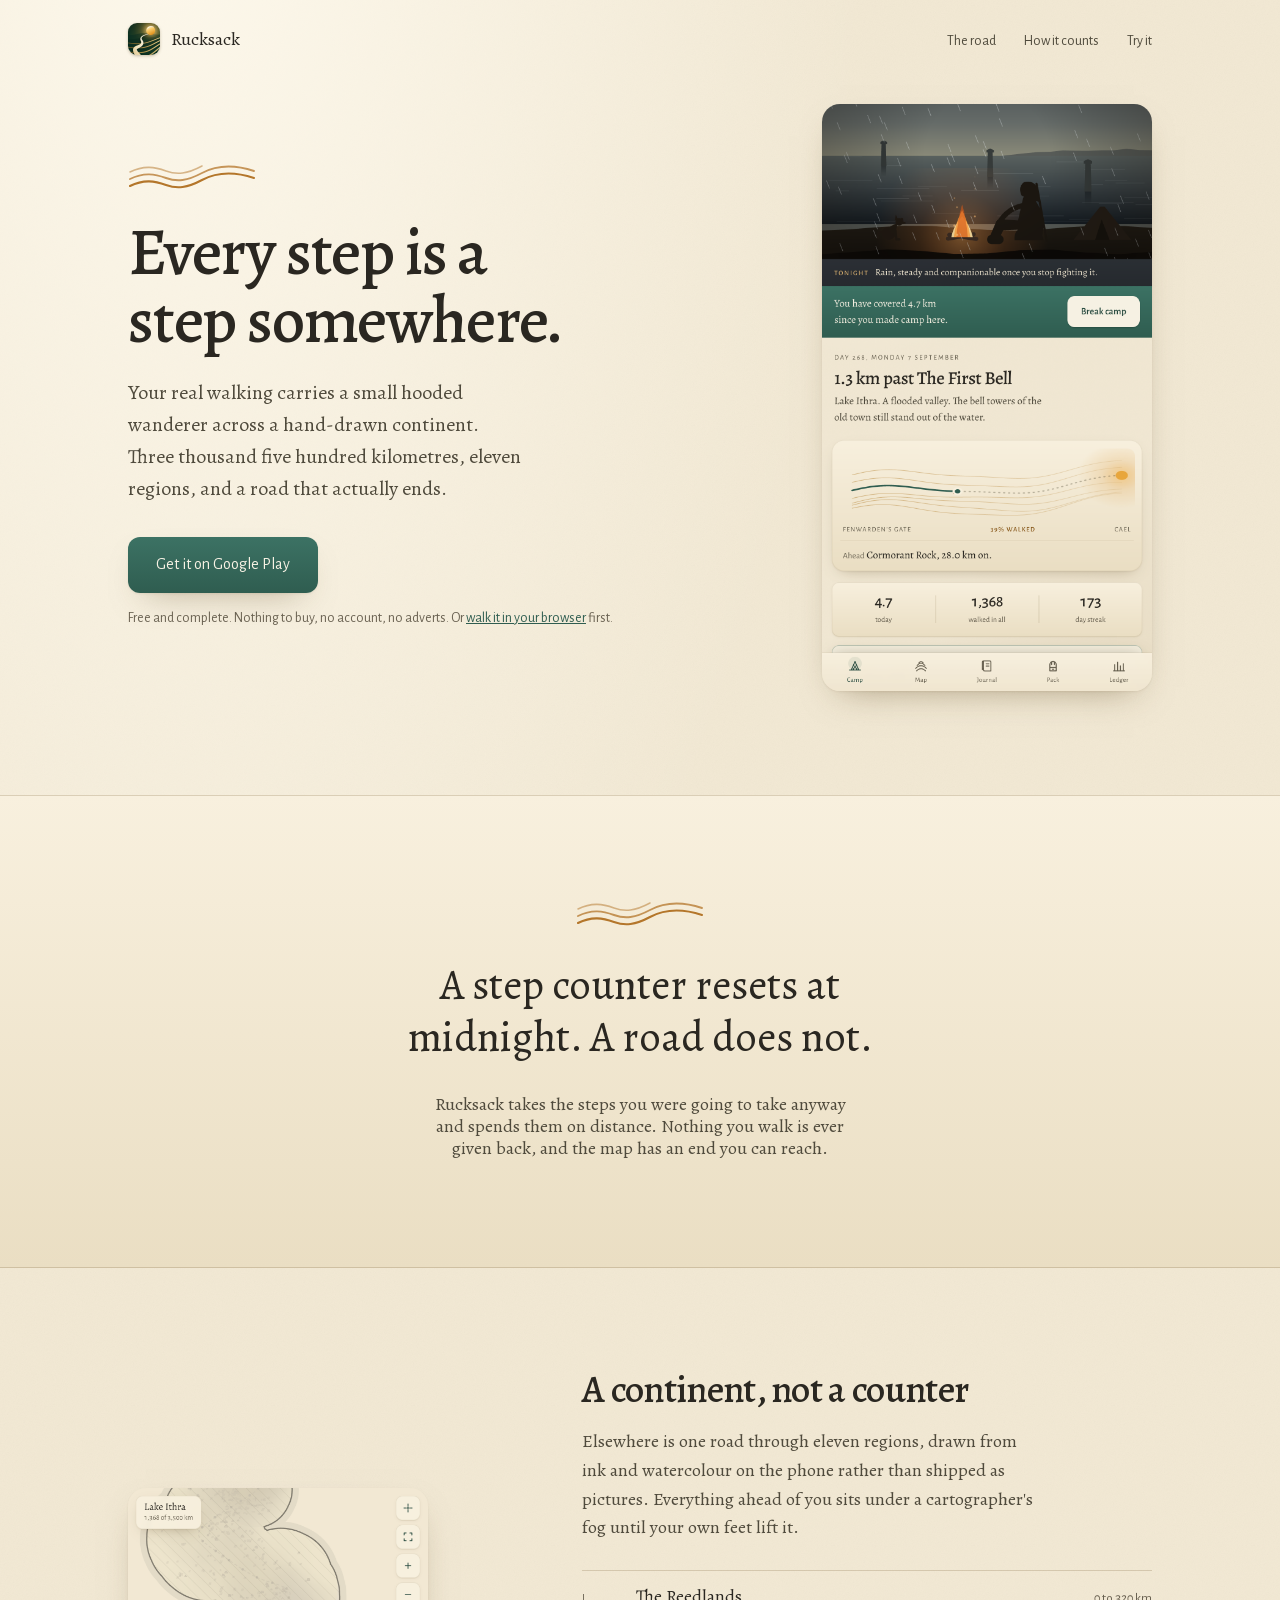
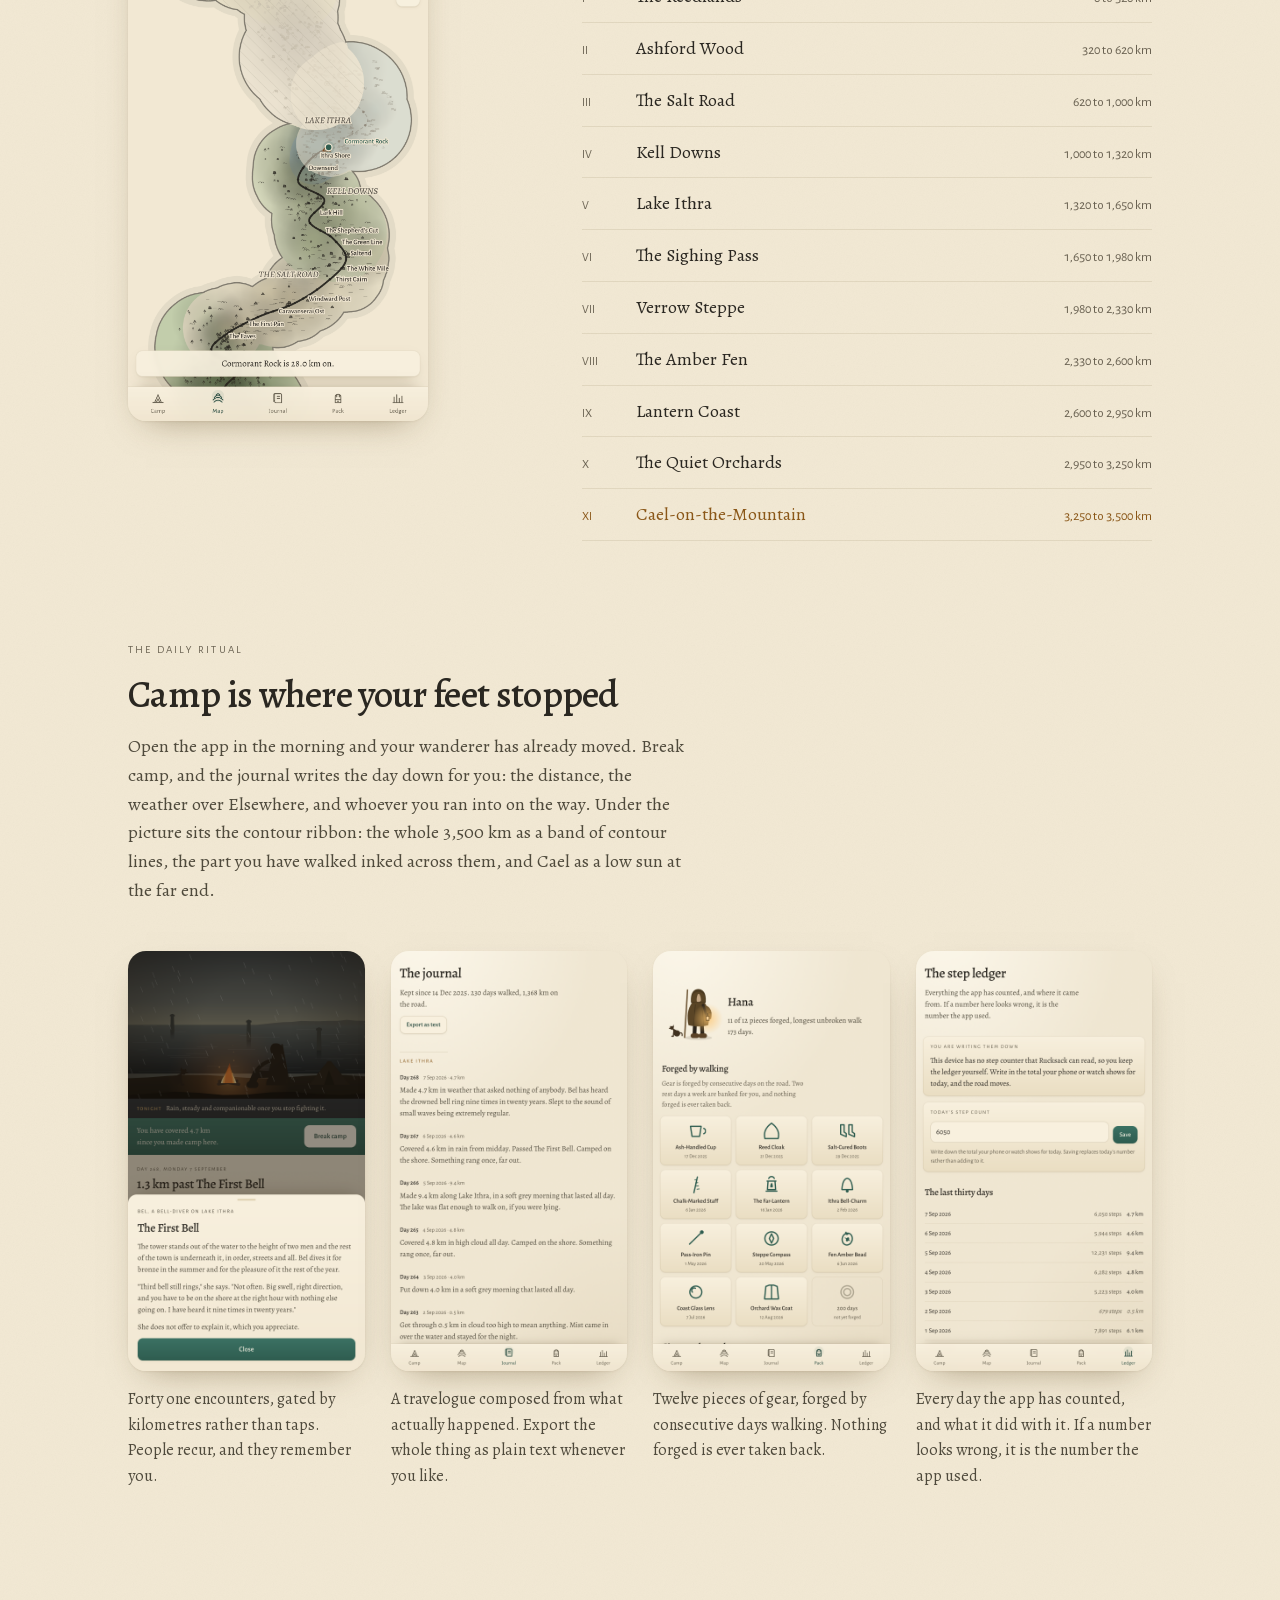
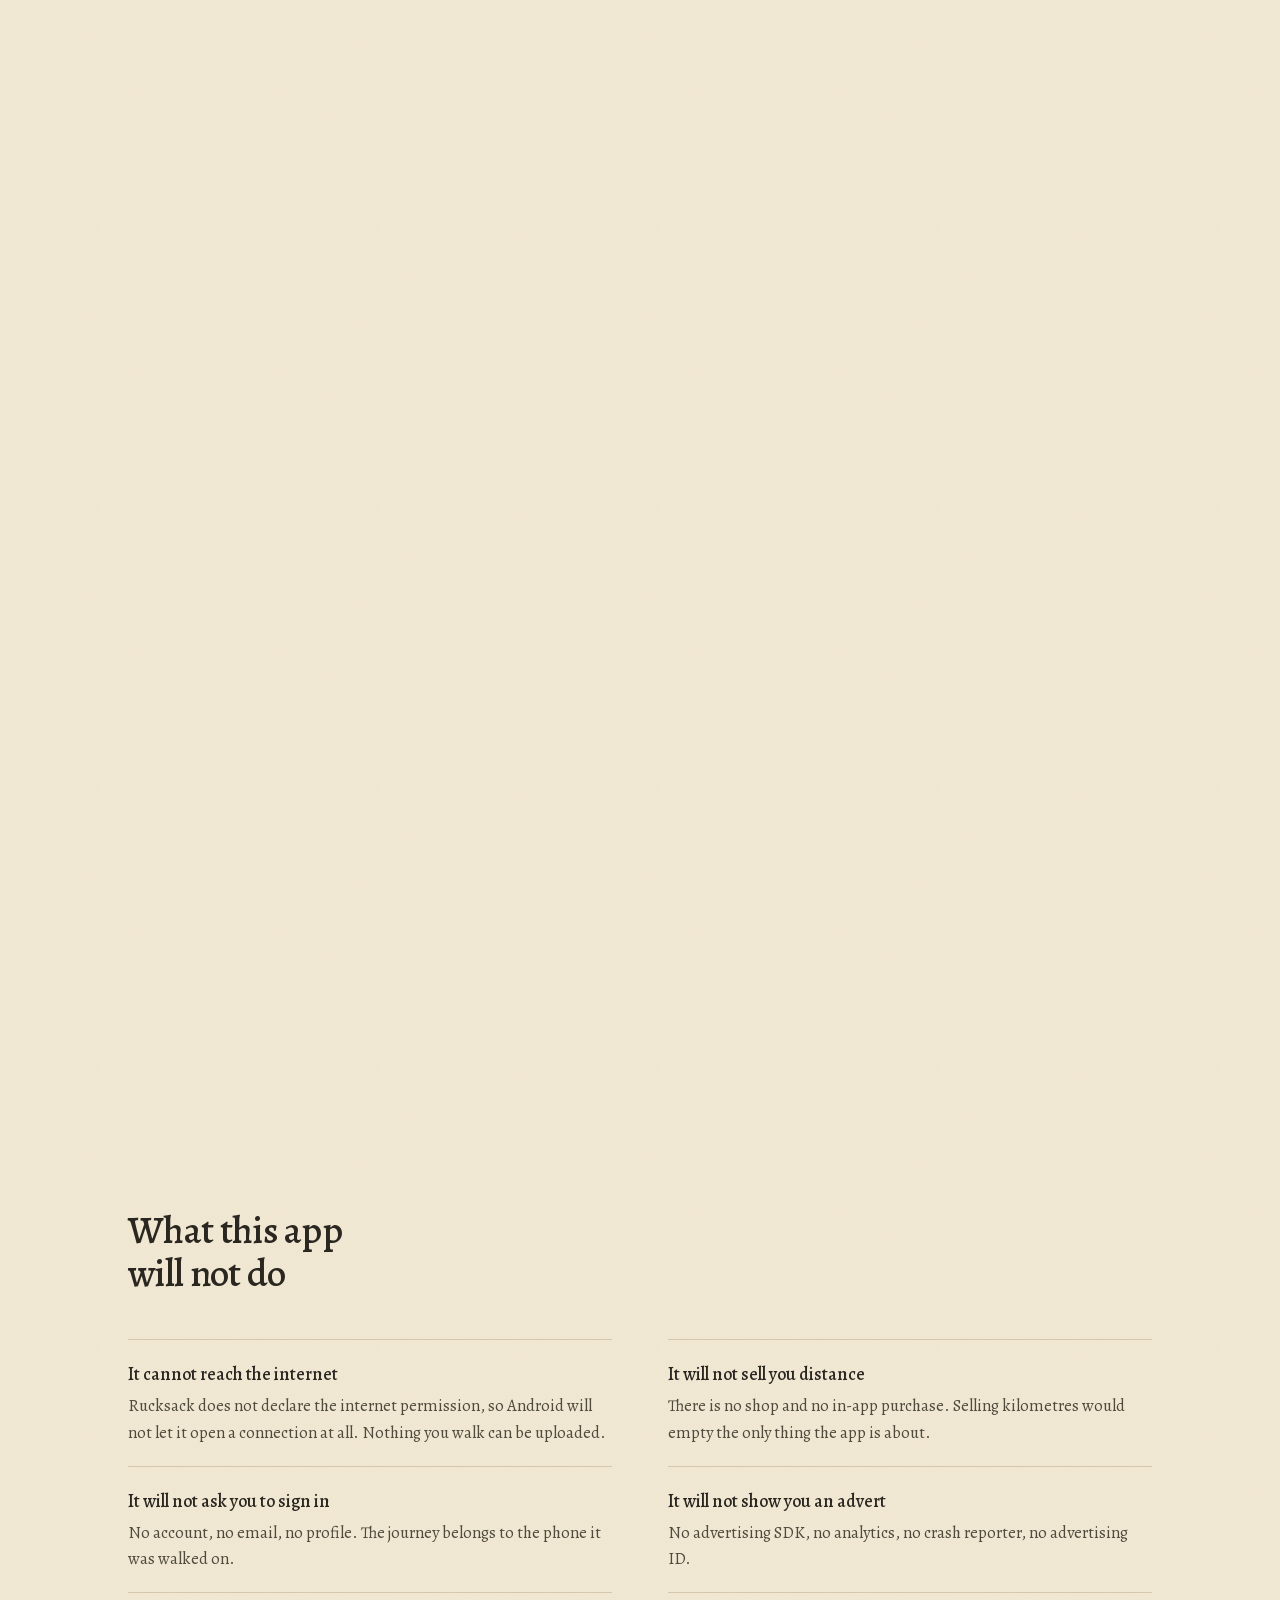
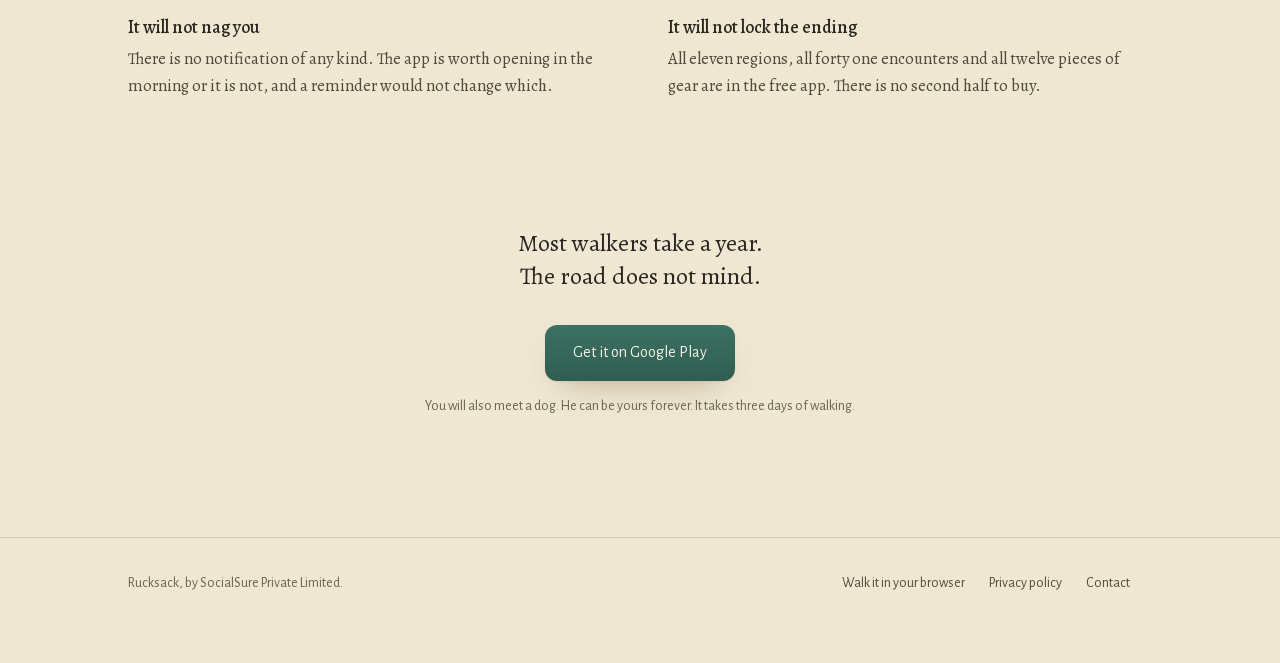
<file: docs/index.html>
<!doctype html>
<html lang="en">
<head>
<meta charset="utf-8">
<meta name="viewport" content="width=device-width, initial-scale=1">
<title>Rucksack. Every step is a step somewhere.</title>
<meta name="description" content="An Android walking game where your real steps carry a wanderer across a hand-drawn continent of 3,500 kilometres. Eleven regions, an authored road, an ending. Free, offline, no account, no internet permission.">
<meta property="og:title" content="Rucksack. Every step is a step somewhere.">
<meta property="og:description" content="Your real steps move a wanderer across a hand-drawn continent. 3,500 kilometres, eleven regions, and a road that actually ends.">
<meta property="og:type" content="website">
<meta property="og:image" content="shots/01-camp.png">
<link rel="icon" href="shots/icon.png">
<link rel="stylesheet" href="fonts/fonts.css">
<style>
  :root {
    --paper: #F2E8D3; --paper-2: #EADEC3; --paper-lit: #F8F0DE;
    --ink: #2A2721; --ink-soft: #4F4A3C; --ink-quiet: #6A6252;
    --hair: rgba(120, 98, 56, 0.24); --hair-soft: rgba(120, 98, 56, 0.13);
    --accent: #2F5D50; --accent-lit: #3C7264; --ochre: #B4762A; --ochre-ink: #8A5718;
    --lift: 0 1px 2px rgba(84, 62, 24, .08), 0 14px 34px -18px rgba(84, 62, 24, .5);
    --serif: Alegreya, "Iowan Old Style", Georgia, serif;
    --sans: "Alegreya Sans", system-ui, -apple-system, sans-serif;
  }
  * { box-sizing: border-box; }
  html { scroll-behavior: smooth; }
  body {
    margin: 0; color: var(--ink);
    font-family: var(--serif); font-size: 18px; line-height: 1.6;
    -webkit-font-smoothing: antialiased;
    background-color: var(--paper);
    background-image:
      radial-gradient(90% 46% at 14% -4%, rgba(255, 251, 240, .9), rgba(255, 251, 240, 0) 60%),
      url("data:image/svg+xml,%3Csvg xmlns='http://www.w3.org/2000/svg' width='140' height='140'%3E%3Cfilter id='g'%3E%3CfeTurbulence type='fractalNoise' baseFrequency='0.9' numOctaves='3'/%3E%3CfeColorMatrix type='saturate' values='0'/%3E%3C/filter%3E%3Crect width='140' height='140' filter='url(%23g)' opacity='0.05'/%3E%3C/svg%3E");
  }
  h1, h2 { text-wrap: balance; }
  /* the contour rule: the same three lines that cross the launcher icon */
  .contours { display: block; width: 128px; height: 26px; margin-bottom: 26px; overflow: visible; }
  .contours path { fill: none; stroke: var(--ochre); stroke-linecap: round; }
  .wrap { max-width: 1080px; margin: 0 auto; padding: 0 28px; }
  a { color: var(--accent); }
  img { max-width: 100%; }
  h1, h2, h3 { font-weight: 500; letter-spacing: -0.018em; margin: 0; }

  .cta {
    display: inline-block; text-decoration: none;
    background: linear-gradient(180deg, var(--accent-lit), var(--accent)); color: #F7F2E4;
    padding: 15px 28px; border-radius: 12px; font-family: var(--sans); font-size: 16px;
    border: 0; box-shadow: var(--lift); transition: transform .15s ease, box-shadow .15s ease;
  }
  .cta:hover { transform: translateY(-1px); }
  .cta:active { transform: translateY(1px); box-shadow: none; }
  .under { display: block; font-family: var(--sans); font-size: 14px; color: var(--ink-quiet); margin-top: 14px; }
  .eyebrow {
    font-family: var(--sans); font-size: 11px; letter-spacing: .2em; text-transform: uppercase;
    color: var(--ink-quiet); margin: 0 0 14px;
  }

  nav { display: flex; align-items: center; justify-content: space-between; height: 78px; }
  .mark { display: flex; align-items: center; gap: 11px; font-size: 18px; }
  .mark img { width: 32px; height: 32px; border-radius: 9px; box-shadow: 0 1px 3px rgba(84,62,24,.3); }
  nav a { color: var(--ink-soft); text-decoration: none; font-family: var(--sans); font-size: 14px; margin-left: 24px; }
  nav a:hover { color: var(--ink); }

  /* 1. hero */
  .hero { display: grid; grid-template-columns: 1.06fr .94fr; gap: 60px; align-items: center; padding: 26px 0 104px; }
  .hero h1 { font-size: clamp(40px, 5.6vw, 66px); line-height: 1.04; margin-bottom: 22px; }
  .hero p.sub { font-size: 20px; color: var(--ink-soft); margin: 0 0 32px; max-width: 36ch; text-wrap: pretty; }
  .shot { width: 100%; height: auto; border-radius: 18px; display: block; box-shadow: var(--lift); }
  .hero .shot { max-width: 330px; margin-left: auto; }

  /* 2. manifesto band */
  .manifesto {
    box-shadow: inset 0 1px 0 var(--hair), inset 0 -1px 0 var(--hair);
    background: linear-gradient(180deg, var(--paper-lit), var(--paper-2));
    padding: 108px 0; text-align: center;
  }
  .manifesto .contours { margin: 0 auto 30px; }
  .manifesto p { font-size: clamp(26px, 3.6vw, 42px); line-height: 1.24; margin: 0 auto; max-width: 21ch; text-wrap: balance; }
  .manifesto .after { font-size: 18px; color: var(--ink-soft); max-width: 50ch; margin: 30px auto 0; }

  /* 3. the road: map left, region table right */
  .road { padding: 100px 0; }
  .road-inner { display: grid; grid-template-columns: .82fr 1.18fr; gap: 58px; align-items: center; }
  .road .shot { max-width: 300px; }
  h2 { font-size: clamp(28px, 3.4vw, 38px); line-height: 1.14; margin-bottom: 16px; }
  .road .lede { color: var(--ink-soft); margin: 0 0 28px; max-width: 46ch; }
  .regions { border-top: 1px solid var(--hair); }
  .regions div {
    display: grid; grid-template-columns: 2.4rem 1fr auto; gap: 16px; align-items: baseline;
    padding: 11px 0; border-bottom: 1px solid var(--hair-soft);
  }
  .regions .n { font-family: var(--sans); font-size: 12px; color: var(--ink-quiet); }
  .regions .km { font-family: var(--sans); font-size: 13.5px; color: var(--ink-quiet); font-variant-numeric: tabular-nums; }
  .regions .last { color: var(--ochre-ink); }

  /* 4. gallery */
  .gallery { padding: 0 0 100px; }
  .gallery .sub { color: var(--ink-soft); max-width: 56ch; margin: 0 0 46px; }
  .strip { display: grid; grid-template-columns: repeat(4, 1fr); gap: 26px; }
  .strip figure { margin: 0; }
  .strip figcaption { color: var(--ink-soft); font-size: 16px; margin-top: 16px; }

  /* 5. counting: label and value rows */
  .counting {
    background: linear-gradient(180deg, var(--paper-lit), var(--paper-2));
    box-shadow: inset 0 1px 0 var(--hair), inset 0 -1px 0 var(--hair); padding: 96px 0;
  }
  .counting h2 { max-width: 20ch; }
  .counting .lede { color: var(--ink-soft); max-width: 54ch; margin: 0 0 44px; }
  .rows .row { display: grid; grid-template-columns: 15rem 1fr; gap: 34px; padding: 24px 0; border-top: 1px solid var(--hair); align-items: start; }
  .rows .row:last-child { border-bottom: 1px solid var(--hair); }
  .rows .k { font-family: var(--sans); font-size: 13.5px; letter-spacing: .1em; text-transform: uppercase; color: var(--ink-quiet); }
  .rows .v { margin: 0; color: var(--ink-soft); }
  .rows .v b { color: var(--ink); font-weight: 500; }

  /* 6. pledges: two columns of plain rows */
  .pledge { padding: 96px 0; }
  .pledge h2 { max-width: 17ch; margin-bottom: 44px; }
  .plist { display: grid; grid-template-columns: 1fr 1fr; gap: 0 56px; }
  .plist div { padding: 20px 0; border-top: 1px solid var(--hair); }
  .plist b { display: block; font-weight: 500; margin-bottom: 4px; }
  .plist p { margin: 0; color: var(--ink-soft); font-size: 16.5px; }

  /* 7. close */
  .close { text-align: center; padding: 12px 0 120px; }
  .close p { font-size: 24px; max-width: 26ch; margin: 0 auto 32px; line-height: 1.38; text-wrap: balance; }

  footer { border-top: 1px solid var(--hair); padding: 34px 0 68px; color: var(--ink-quiet); font-family: var(--sans); font-size: 14px; }
  footer .row { display: flex; justify-content: space-between; gap: 20px; flex-wrap: wrap; }
  footer a { color: var(--ink-soft); text-decoration: none; margin-right: 22px; }
  footer a:hover { color: var(--ink); }

  .reveal { opacity: 0; transform: translateY(14px); transition: opacity .6s ease, transform .6s ease; }
  .reveal.in { opacity: 1; transform: none; }
  @media (prefers-reduced-motion: reduce) {
    html { scroll-behavior: auto; }
    .reveal { opacity: 1; transform: none; transition: none; }
  }
  @media (max-width: 1000px) and (min-width: 641px) {
    .strip { grid-template-columns: repeat(2, 1fr); gap: 34px; }
  }
  @media (max-width: 900px) {
    .hero, .road-inner { grid-template-columns: 1fr; gap: 40px; }
    .hero { padding: 18px 0 76px; }
    .road { padding: 76px 0; }
    .hero .shot, .road .shot { max-width: 300px; margin: 0 auto; }
    .strip { grid-template-columns: repeat(2, 1fr); gap: 30px; }
    .plist { grid-template-columns: 1fr; }
    .rows .row { grid-template-columns: 1fr; gap: 8px; }
    nav a { margin-left: 16px; font-size: 13px; }
    .manifesto, .counting, .pledge { padding: 74px 0; }
  }
  @media (max-width: 640px) {
    .strip { grid-template-columns: 1fr; gap: 44px; max-width: 320px; margin: 0 auto; }
  }
</style>
</head>
<body>

<div class="wrap">
  <nav>
    <span class="mark"><img src="shots/icon.png" alt=""> Rucksack</span>
    <span>
      <a href="#road">The road</a>
      <a href="#counting">How it counts</a>
      <a href="play/">Try it</a>
    </span>
  </nav>

  <header class="hero">
    <div>
      <svg class="contours" viewBox="0 0 128 26" aria-hidden="true"><path d="M2 20c14-7 25-5 36-1s21 3 36-5 34-8 52-2" stroke-width="2.1"/><path d="M2 13c14-7 25-5 36-1s21 3 36-5 34-8 52-2" stroke-width="1.9" opacity=".75"/><path d="M2 6c14-7 25-5 36-1s21 3 36-5" stroke-width="1.6" opacity=".5"/></svg>
      <h1>Every step is a step somewhere.</h1>
      <p class="sub">Your real walking carries a small hooded wanderer across a hand-drawn continent. Three thousand five hundred kilometres, eleven regions, and a road that actually ends.</p>
      <a class="cta" href="https://play.google.com/store/apps/details?id=com.mohdshayan.rucksack">Get it on Google Play</a>
      <span class="under">Free and complete. Nothing to buy, no account, no adverts. Or <a href="play/">walk it in your browser</a> first.</span>
    </div>
    <img class="shot" src="shots/01-camp.png" alt="The camp screen at dusk on the shore of Lake Ithra, with a fire, a tent and a dog">
  </header>
</div>

<section class="manifesto">
  <div class="wrap">
    <svg class="contours" viewBox="0 0 128 26" aria-hidden="true"><path d="M2 20c14-7 25-5 36-1s21 3 36-5 34-8 52-2" stroke-width="2.1"/><path d="M2 13c14-7 25-5 36-1s21 3 36-5 34-8 52-2" stroke-width="1.9" opacity=".75"/><path d="M2 6c14-7 25-5 36-1s21 3 36-5" stroke-width="1.6" opacity=".5"/></svg>
    <p>A step counter resets at midnight. A road does not.</p>
    <p class="after">Rucksack takes the steps you were going to take anyway and spends them on distance. Nothing you walk is ever given back, and the map has an end you can reach.</p>
  </div>
</section>

<section class="road" id="road">
  <div class="wrap">
   <div class="road-inner">
    <img class="shot" src="shots/02-map.png" alt="The map of Elsewhere, with the walked road inked in and the ground ahead under cartographer's fog">
    <div>
      <h2>A continent, not a counter</h2>
      <p class="lede">Elsewhere is one road through eleven regions, drawn from ink and watercolour on the phone rather than shipped as pictures. Everything ahead of you sits under a cartographer's fog until your own feet lift it.</p>
      <div class="regions">
        <div><span class="n">I</span><span>The Reedlands</span><span class="km">0 to 320 km</span></div>
        <div><span class="n">II</span><span>Ashford Wood</span><span class="km">320 to 620 km</span></div>
        <div><span class="n">III</span><span>The Salt Road</span><span class="km">620 to 1,000 km</span></div>
        <div><span class="n">IV</span><span>Kell Downs</span><span class="km">1,000 to 1,320 km</span></div>
        <div><span class="n">V</span><span>Lake Ithra</span><span class="km">1,320 to 1,650 km</span></div>
        <div><span class="n">VI</span><span>The Sighing Pass</span><span class="km">1,650 to 1,980 km</span></div>
        <div><span class="n">VII</span><span>Verrow Steppe</span><span class="km">1,980 to 2,330 km</span></div>
        <div><span class="n">VIII</span><span>The Amber Fen</span><span class="km">2,330 to 2,600 km</span></div>
        <div><span class="n">IX</span><span>Lantern Coast</span><span class="km">2,600 to 2,950 km</span></div>
        <div><span class="n">X</span><span>The Quiet Orchards</span><span class="km">2,950 to 3,250 km</span></div>
        <div><span class="n last">XI</span><span class="last">Cael-on-the-Mountain</span><span class="km last">3,250 to 3,500 km</span></div>
      </div>
    </div>
   </div>
  </div>
</section>

<section class="gallery">
  <div class="wrap">
    <p class="eyebrow">The daily ritual</p>
    <h2>Camp is where your feet stopped</h2>
    <p class="sub">Open the app in the morning and your wanderer has already moved. Break camp, and the journal writes the day down for you: the distance, the weather over Elsewhere, and whoever you ran into on the way. Under the picture sits the contour ribbon: the whole 3,500 km as a band of contour lines, the part you have walked inked across them, and Cael as a low sun at the far end.</p>
    <div class="strip">
      <figure>
        <img class="shot" src="shots/03-encounter.png" alt="An encounter with Bel, a bell-diver on Lake Ithra">
        <figcaption>Forty one encounters, gated by kilometres rather than taps. People recur, and they remember you.</figcaption>
      </figure>
      <figure>
        <img class="shot" src="shots/04-journal.png" alt="The journal, a travelogue of days and distances">
        <figcaption>A travelogue composed from what actually happened. Export the whole thing as plain text whenever you like.</figcaption>
      </figure>
      <figure>
        <img class="shot" src="shots/05-pack.png" alt="The pack, with twelve pieces of gear forged by walking">
        <figcaption>Twelve pieces of gear, forged by consecutive days walking. Nothing forged is ever taken back.</figcaption>
      </figure>
      <figure>
        <img class="shot" src="shots/06-ledger.png" alt="The step ledger, listing every day the app has counted">
        <figcaption>Every day the app has counted, and what it did with it. If a number looks wrong, it is the number the app used.</figcaption>
      </figure>
    </div>
  </div>
</section>

<section class="counting" id="counting">
  <div class="wrap">
    <h2>How the counting works, in full</h2>
    <p class="lede">A walking game only works if you trust its arithmetic, so all of it is on one screen inside the app and all of it is here.</p>
    <div class="rows">
      <div class="row">
        <span class="k">The rate</span>
        <p class="v"><b>1,300 steps make one kilometre.</b> It is a flat rate. There is no multiplier, no bonus week and nothing that can raise it, because the road is the only thing being measured.</p>
      </div>
      <div class="row">
        <span class="k">The daily cap</span>
        <p class="v"><b>A single day converts at most 40 kilometres.</b> A walking marathon still counts in full. A phone that spent the afternoon in a car mostly does not.</p>
      </div>
      <div class="row">
        <span class="k">The sensor</span>
        <p class="v">Android's own step counter reports one number: steps since the phone last started. Rucksack reads it when you open the app and banks whatever is new, so the walking counts while the app is closed. If the phone restarts, the steps between the restart and your next visit are lost, and the ledger says so instead of guessing.</p>
      </div>
      <div class="row">
        <span class="k">No location, ever</span>
        <p class="v">Rucksack does not request the location permission and never uses GPS. The weather at your camp belongs to Elsewhere, worked out from the date and the region you are standing in, which is exactly why it needs no forecast and no position.</p>
      </div>
      <div class="row">
        <span class="k">No phone counter</span>
        <p class="v">On a device with no step sensor, or if you would rather not grant the permission, you write today's number into the ledger yourself and the road moves just the same.</p>
      </div>
      <div class="row">
        <span class="k">Rest is modelled</span>
        <p class="v">Two rest days a week are banked for you automatically, so a streak survives an ordinary life. Gear is forged, not rented, and a broken run never removes anything.</p>
      </div>
    </div>
  </div>
</section>

<section class="pledge">
  <div class="wrap">
    <h2>What this app will not do</h2>
    <div class="plist">
      <div><b>It cannot reach the internet</b><p>Rucksack does not declare the internet permission, so Android will not let it open a connection at all. Nothing you walk can be uploaded.</p></div>
      <div><b>It will not sell you distance</b><p>There is no shop and no in-app purchase. Selling kilometres would empty the only thing the app is about.</p></div>
      <div><b>It will not ask you to sign in</b><p>No account, no email, no profile. The journey belongs to the phone it was walked on.</p></div>
      <div><b>It will not show you an advert</b><p>No advertising SDK, no analytics, no crash reporter, no advertising ID.</p></div>
      <div><b>It will not nag you</b><p>There is no notification of any kind. The app is worth opening in the morning or it is not, and a reminder would not change which.</p></div>
      <div><b>It will not lock the ending</b><p>All eleven regions, all forty one encounters and all twelve pieces of gear are in the free app. There is no second half to buy.</p></div>
    </div>
  </div>
</section>

<section class="close">
  <div class="wrap">
    <p>Most walkers take a year. The road does not mind.</p>
    <a class="cta" href="https://play.google.com/store/apps/details?id=com.mohdshayan.rucksack">Get it on Google Play</a>
    <span class="under">You will also meet a dog. He can be yours forever. It takes three days of walking.</span>
  </div>
</section>

<footer>
  <div class="wrap row">
    <span>Rucksack, by SocialSure Private Limited.</span>
    <span>
      <a href="play/">Walk it in your browser</a>
      <a href="privacy-policy.html">Privacy policy</a>
      <a href="mailto:shayanm2002@gmail.com">Contact</a>
    </span>
  </div>
</footer>

<script>
  (function () {
    var els = document.querySelectorAll('.hero, .manifesto, .road, .gallery, .counting, .pledge, .close');
    if (!('IntersectionObserver' in window)) return;
    els.forEach(function (el) { el.classList.add('reveal'); });
    var io = new IntersectionObserver(function (entries) {
      entries.forEach(function (e) { if (e.isIntersecting) { e.target.classList.add('in'); io.unobserve(e.target); } });
    }, { rootMargin: '0px 0px -8% 0px' });
    els.forEach(function (el) { io.observe(el); });
  })();
</script>
</body>
</html>
</file>
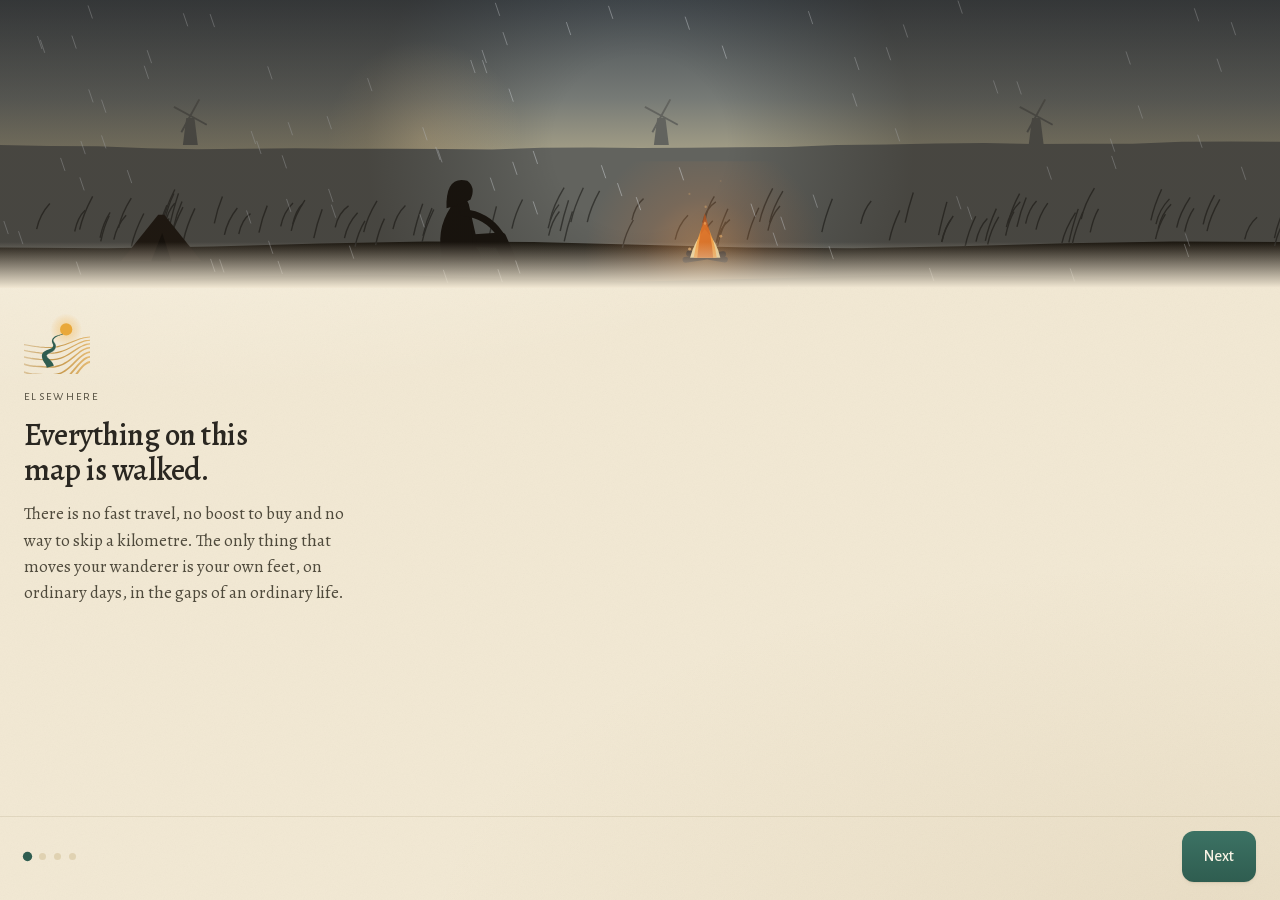
<file: web/index.html>
<!doctype html>
<html lang="en">
<head>
<meta charset="utf-8">
<meta name="viewport" content="width=device-width, initial-scale=1, maximum-scale=1, user-scalable=no, viewport-fit=cover">
<meta name="color-scheme" content="light">
<title>Rucksack</title>
<link rel="icon" href="data:,">
<link rel="stylesheet" href="fonts/fonts.css">
<link rel="stylesheet" href="css/style.css">
</head>
<body>

<main id="stage">

  <!-- ------------------------------------------------------------ onboarding -->
  <section class="screen" id="onboard" hidden>
    <div class="ob-plate"><canvas id="obCanvas"></canvas></div>
    <div class="ob-body">
      <div class="ob-card" data-step="0">
        <div class="ob-mark" id="obMark"></div>
        <p class="ob-kicker">Elsewhere</p>
        <h1>Everything on this map is walked.</h1>
        <p>There is no fast travel, no boost to buy and no way to skip a kilometre. The only thing that moves your wanderer is your own feet, on ordinary days, in the gaps of an ordinary life.</p>
      </div>
      <div class="ob-card" data-step="1" hidden>
        <p class="ob-kicker">The road</p>
        <h1>3,500 kilometres. Eleven regions. An ending.</h1>
        <p>From Fenwarden's Gate to Cael-on-the-Mountain. Most walkers take a year. Some take two. The road does not mind, and it does not reset at midnight.</p>
      </div>
      <div class="ob-card" data-step="2" hidden>
        <p class="ob-kicker">How it counts</p>
        <h1>Your steps, converted honestly.</h1>
        <p>1,300 steps make one kilometre. A single day converts at most 40 kilometres, so a long walk counts and a car journey mostly does not.</p>
        <p class="ob-note">Rucksack never uses location, and it has no way to reach the internet. It reads a step count and nothing else.</p>
        <div class="ob-choice">
          <button class="btn" id="obSensor">Use this phone's step counter</button>
          <button class="btn ghost" id="obManual">I will write my steps down</button>
        </div>
        <p class="ob-status" id="obStatus" hidden></p>
        <div class="ob-backlog" id="obBacklog" hidden>
          <p id="obBacklogLine"></p>
          <div class="ob-choice row">
            <button class="btn small" id="obClaim">Count them</button>
            <button class="btn ghost small" id="obSkip">Start from zero</button>
          </div>
        </div>
      </div>
      <div class="ob-card" data-step="3" hidden>
        <p class="ob-kicker">One last thing</p>
        <h1>What shall we call you?</h1>
        <p>It goes on the journal pages and nowhere else. Nobody else ever sees it.</p>
        <input type="text" id="obName" maxlength="20" placeholder="Wanderer" autocomplete="off" aria-label="Your wanderer's name">
      </div>
    </div>
    <div class="ob-foot">
      <div class="ob-dots" id="obDots"></div>
      <button class="btn" id="obNext">Next</button>
    </div>
  </section>

  <!-- ------------------------------------------------------------------ camp -->
  <section class="screen view" id="v-camp" hidden>
    <div class="scroller">
      <div class="plate">
        <canvas id="campCanvas"></canvas>
      </div>
      <p class="wx"><b>Tonight</b><span id="campWeather"></span></p>

      <div class="arrive" id="arriveBox" hidden>
        <p id="arriveLine"></p>
        <button class="btn" id="breakCamp">Break camp</button>
      </div>

      <header class="camp-head">
        <p class="eyebrow" id="campDay"></p>
        <h1 id="campPlace"></h1>
        <p class="lede" id="campNote"></p>
      </header>

      <section class="ribbon" aria-label="The whole road">
        <div class="ribbon-band" id="ribbonBand"></div>
        <p class="ribbon-ends"><span>Fenwarden's Gate</span><b id="ribbonPct"></b><span>Cael</span></p>
        <p class="ribbon-line" id="aheadLine"></p>
      </section>

      <div class="figs">
        <div class="fig"><b id="figToday"></b><span>today</span></div>
        <div class="fig"><b id="figTotal"></b><span>walked in all</span></div>
        <div class="fig"><b id="figStreak"></b><span>day streak</span></div>
      </div>

      <div id="encList"></div>

      <div class="forge" id="forgeBox">
        <p class="k">At the hearth</p>
        <p class="v" id="forgeLine"></p>
      </div>
    </div>
  </section>

  <!-- ------------------------------------------------------------------- map -->
  <section class="screen view" id="v-map" hidden>
    <canvas id="mapCanvas"></canvas>
    <div class="map-top">
      <p class="mt-region" id="mapRegion"></p>
      <p class="mt-km" id="mapKm"></p>
    </div>
    <div class="map-tools">
      <button class="tool" id="mapMe" aria-label="Centre on my wanderer"></button>
      <button class="tool" id="mapFit" aria-label="Show the whole continent"></button>
      <button class="tool" id="mapIn" aria-label="Zoom in"></button>
      <button class="tool" id="mapOut" aria-label="Zoom out"></button>
    </div>
    <div class="map-foot" id="mapFoot"></div>
    <div class="map-wait" id="mapWait" hidden>Drawing Elsewhere</div>
  </section>

  <!-- --------------------------------------------------------------- journal -->
  <section class="screen view" id="v-journal" hidden>
    <div class="scroller">
      <header class="page-head">
        <h1>The journal</h1>
        <p class="lede" id="journalLede"></p>
        <button class="btn ghost small" id="journalExport">Export as text</button>
      </header>
      <div id="journalList"></div>
    </div>
  </section>

  <!-- ------------------------------------------------------------------ pack -->
  <section class="screen view" id="v-pack" hidden>
    <div class="scroller">
      <div class="wanderer">
        <canvas id="packCanvas"></canvas>
        <div class="wanderer-side">
          <h1 id="packName"></h1>
          <p class="lede" id="packLine"></p>
        </div>
      </div>

      <h2 class="sect">Forged by walking</h2>
      <p class="sect-note">Gear is forged by consecutive days on the road. Two rest days a week are banked for you, and nothing forged is ever taken back.</p>
      <div class="grid" id="gearGrid"></div>

      <h2 class="sect">Given on the road</h2>
      <p class="sect-note" id="keepNote"></p>
      <div class="grid" id="keepGrid"></div>

      <div class="biscuit" id="biscuitCard" hidden></div>
    </div>
  </section>

  <!-- ---------------------------------------------------------------- ledger -->
  <section class="screen view" id="v-ledger" hidden>
    <div class="scroller">
      <header class="page-head">
        <h1>The step ledger</h1>
        <p class="lede">Everything the app has counted, and where it came from. If a number here looks wrong, it is the number the app used.</p>
      </header>

      <div class="card" id="sourceCard"></div>

      <div class="card" id="manualCard" hidden>
        <p class="k">Today's step count</p>
        <div class="row-in">
          <input type="number" id="manualSteps" min="0" max="120000" step="1" inputmode="numeric" aria-label="Today's step count">
          <button class="btn small" id="manualSave">Save</button>
        </div>
        <p class="err" id="manualErr" role="alert" hidden></p>
        <p class="fine">Write down the total your phone or watch shows for today. Saving replaces today's number rather than adding to it.</p>
      </div>

      <h2 class="sect">The last thirty days</h2>
      <div class="ledger" id="ledgerList"></div>

      <h2 class="sect">Settings</h2>
      <div class="card">
        <label class="line" for="setName">Wanderer's name</label>
        <div class="row-in"><input type="text" id="setName" maxlength="20" autocomplete="off"><button class="btn small" id="setNameSave">Save</button></div>
      </div>
      <div class="card">
        <label class="switch"><input type="checkbox" id="setHaptics"><span>Haptics</span></label>
        <p class="fine">One warm pulse when you reach a waypoint or forge a piece of gear. Nothing else buzzes.</p>
      </div>
      <div class="card">
        <p class="k">Take it with you</p>
        <div class="row-in wrap">
          <button class="btn ghost small" id="expJournal">Journal as text</button>
          <button class="btn ghost small" id="expData">Everything as JSON</button>
        </div>
        <p class="fine">The export is the whole record: every day, every kilometre, every camp. It is yours.</p>
      </div>
      <div class="card danger">
        <p class="k">Start again</p>
        <p class="fine">This erases the journey, the journal and the ledger from this phone. There is no copy anywhere else, so there is nothing to recover it from.</p>
        <button class="btn ghost small danger" id="eraseBtn">Erase everything</button>
      </div>

      <h2 class="sect">About</h2>
      <div class="card about">
        <p>Rucksack reads one number from this phone: the step counter built into it. It does not request the internet permission, so it cannot upload anything, and it never asks for location. The weather at your camp is Elsewhere's own weather, worked out from the date and the region you are standing in.</p>
        <p>Free, finished, and not a subscription. There is nothing to buy inside it.</p>
        <p class="fine" id="aboutPerms"></p>
      </div>
    </div>
  </section>

  <nav id="tabs" hidden>
    <button class="tab" data-view="camp" aria-label="Camp"><span class="ti" data-i="camp"></span>Camp</button>
    <button class="tab" data-view="map" aria-label="Map"><span class="ti" data-i="map"></span>Map</button>
    <button class="tab" data-view="journal" aria-label="Journal"><span class="ti" data-i="journal"></span>Journal</button>
    <button class="tab" data-view="pack" aria-label="Pack"><span class="ti" data-i="pack"></span>Pack</button>
    <button class="tab" data-view="ledger" aria-label="Ledger"><span class="ti" data-i="ledger"></span>Ledger</button>
  </nav>
</main>

<div class="sheet" id="sheet" hidden>
  <div class="sheet-scrim" id="sheetScrim"></div>
  <div class="sheet-card" role="dialog" aria-modal="true" aria-labelledby="sheetTitle">
    <div class="sheet-grab"></div>
    <div class="sheet-body" id="sheetBody"></div>
    <button class="btn" id="sheetClose">Close</button>
  </div>
</div>

<p id="toast" role="status" aria-live="polite"></p>

<script src="js/marks.js"></script>
<script src="js/content.js"></script>
<script src="js/encounters.js"></script>
<script src="js/store.js"></script>
<script src="js/atlas.js"></script>
<script src="js/paint.js"></script>
<script src="js/mapview.js"></script>
<script src="js/app.js"></script>
</body>
</html>
</file>
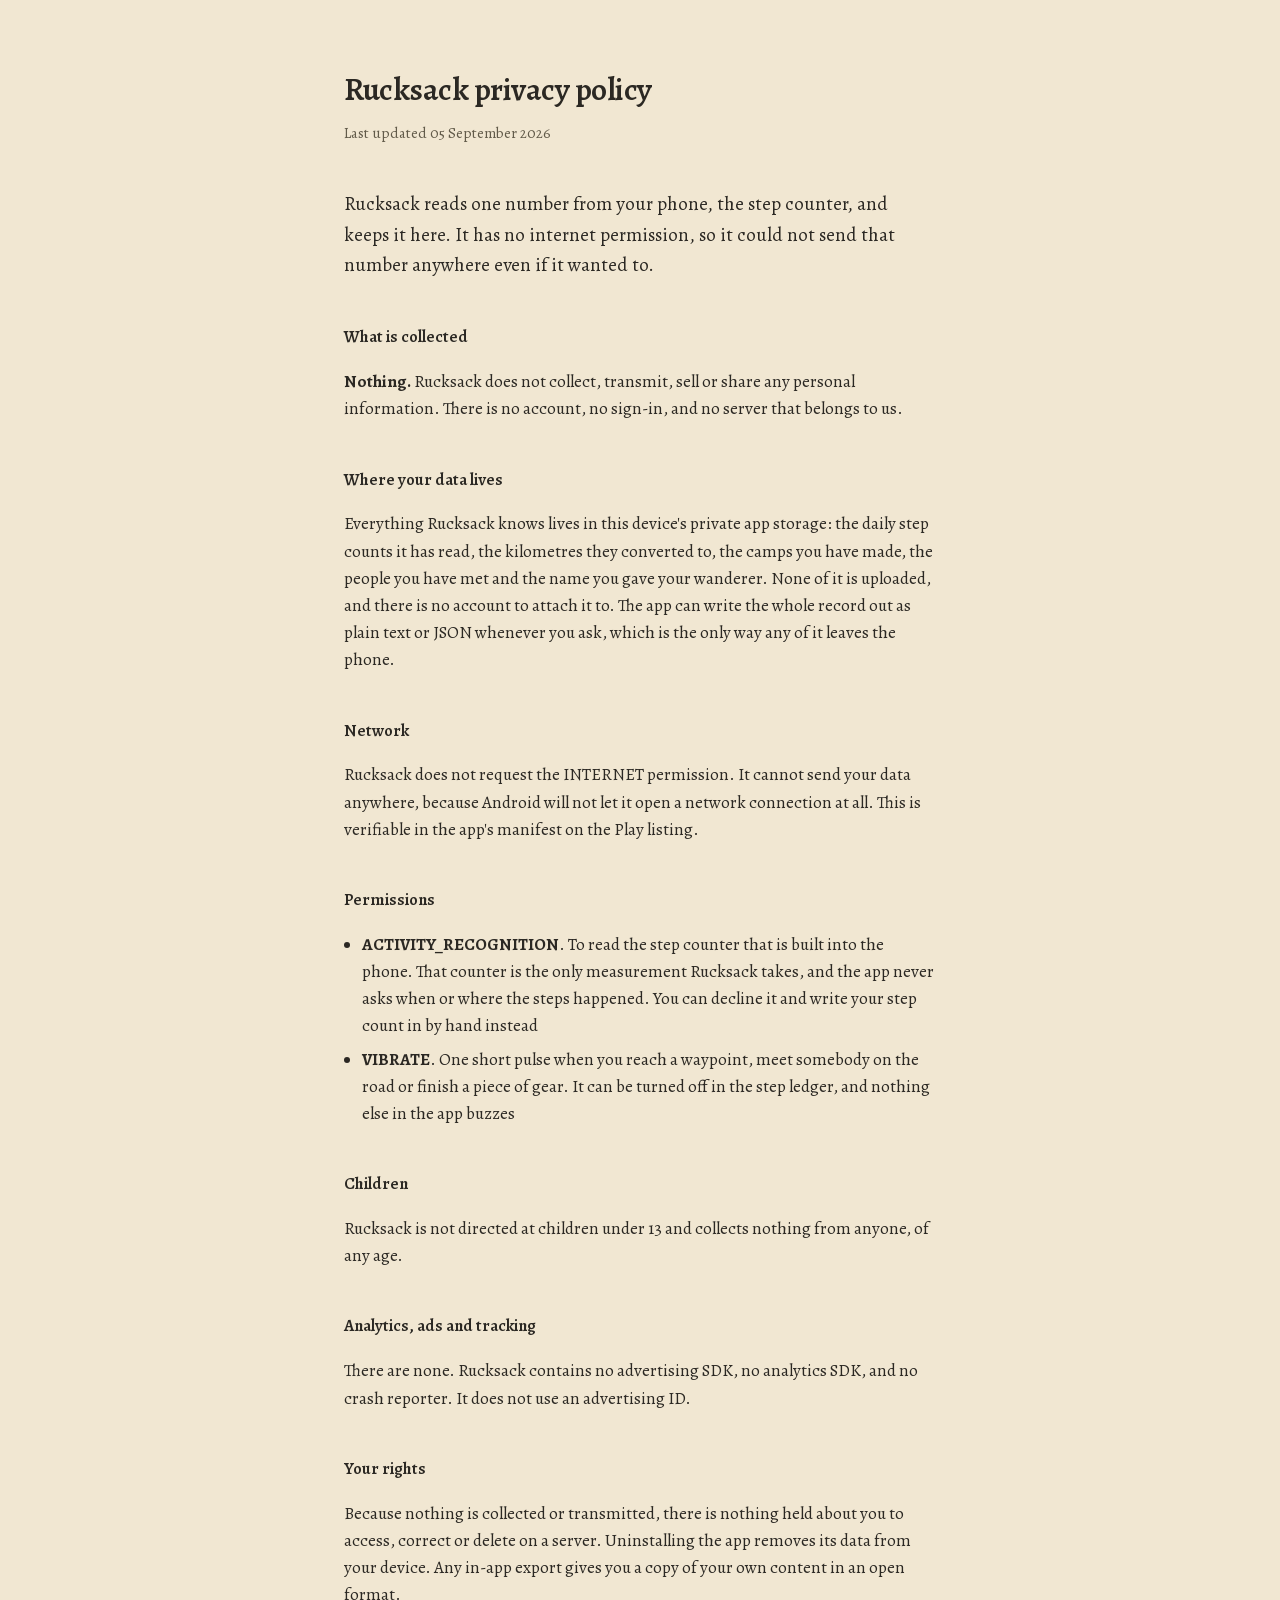
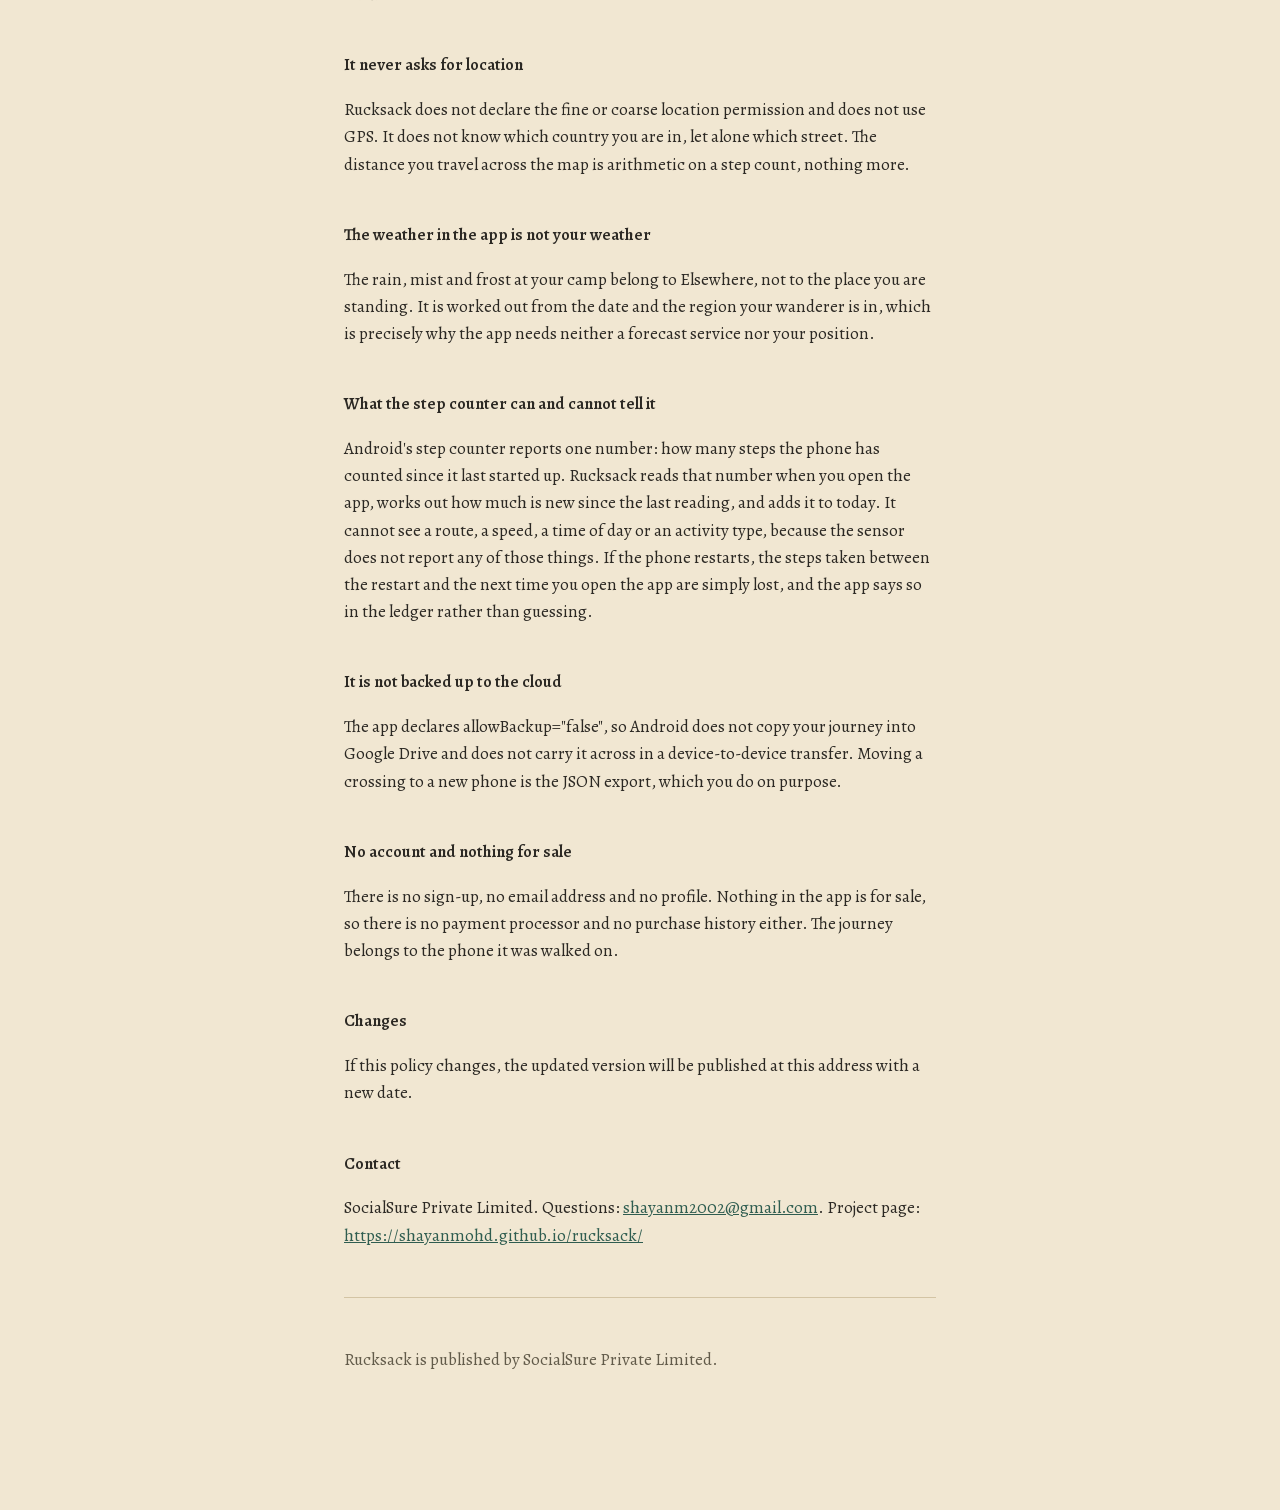
<file: docs/privacy-policy.html>
<!doctype html>
<html lang="en">
<head>
<meta charset="utf-8">
<meta name="viewport" content="width=device-width, initial-scale=1">
<title>Rucksack privacy policy</title>
<link rel="stylesheet" href="fonts/fonts.css">
<style>
  :root { color-scheme: light dark; --bg:#F1E7D2; --fg:#2B2823; --muted:#625B4A; --hair:#D3C4A4; --accent:#2F5D50; }
  @media (prefers-color-scheme: dark) {
    :root { --bg:#F1E7D2; --fg:#2B2823; --muted:#625B4A; --hair:#D3C4A4; --accent:#2F5D50; }
  }
  * { box-sizing: border-box; }
  body { margin: 0 auto; padding: 64px 24px 120px; max-width: 40rem;
    font-family: Alegreya, 'Iowan Old Style', Georgia, serif; font-size: 17px; line-height: 1.6;
    background: var(--bg); color: var(--fg); }
  h1 { font-size: 2rem; letter-spacing: -0.015em; margin: 0 0 6px; font-weight: 600; }
  h2 { font-size: 1.05rem; margin: 44px 0 8px; font-weight: 600; }
  .meta { color: var(--muted); margin: 0 0 44px; font-size: 15px; }
  p, li { color: var(--fg); }
  .muted { color: var(--muted); }
  ul { padding-left: 1.1rem; }
  li { margin-bottom: 6px; }
  a { color: var(--accent); }
  hr { border: 0; border-top: 1px solid var(--hair); margin: 48px 0; }
  .lead { font-size: 19px; }
</style>
</head>
<body>
<h1>Rucksack privacy policy</h1>
<p class="meta">Last updated 05 September 2026</p>

<p class="lead">Rucksack reads one number from your phone, the step counter, and keeps it here. It has no internet permission, so it could not send that number anywhere even if it wanted to.</p>

<h2>What is collected</h2>
<p><b>Nothing.</b> Rucksack does not collect, transmit, sell or share any personal information. There is no account, no sign-in, and no server that belongs to us.</p>

<h2>Where your data lives</h2>
<p>Everything Rucksack knows lives in this device&#x27;s private app storage: the daily step counts it has read, the kilometres they converted to, the camps you have made, the people you have met and the name you gave your wanderer. None of it is uploaded, and there is no account to attach it to. The app can write the whole record out as plain text or JSON whenever you ask, which is the only way any of it leaves the phone.</p>

<h2>Network</h2>
<p>Rucksack does not request the INTERNET permission. It cannot send your data anywhere, because Android will not let it open a network connection at all. This is verifiable in the app's manifest on the Play listing.</p>

<h2>Permissions</h2>
<ul><li><b>ACTIVITY_RECOGNITION</b>. To read the step counter that is built into the phone. That counter is the only measurement Rucksack takes, and the app never asks when or where the steps happened. You can decline it and write your step count in by hand instead</li><li><b>VIBRATE</b>. One short pulse when you reach a waypoint, meet somebody on the road or finish a piece of gear. It can be turned off in the step ledger, and nothing else in the app buzzes</li></ul>

<h2>Children</h2>
<p>Rucksack is not directed at children under 13 and collects nothing from anyone, of any age.</p>

<h2>Analytics, ads and tracking</h2>
<p>There are none. Rucksack contains no advertising SDK, no analytics SDK, and no crash reporter.
It does not use an advertising ID.</p>

<h2>Your rights</h2>
<p>Because nothing is collected or transmitted, there is nothing held about you to access, correct or
delete on a server. Uninstalling the app removes its data from your device. Any in-app export gives
you a copy of your own content in an open format.</p>
<h2>It never asks for location</h2><p>Rucksack does not declare the fine or coarse location permission and does not use GPS. It does not know which country you are in, let alone which street. The distance you travel across the map is arithmetic on a step count, nothing more.</p><h2>The weather in the app is not your weather</h2><p>The rain, mist and frost at your camp belong to Elsewhere, not to the place you are standing. It is worked out from the date and the region your wanderer is in, which is precisely why the app needs neither a forecast service nor your position.</p><h2>What the step counter can and cannot tell it</h2><p>Android&#x27;s step counter reports one number: how many steps the phone has counted since it last started up. Rucksack reads that number when you open the app, works out how much is new since the last reading, and adds it to today. It cannot see a route, a speed, a time of day or an activity type, because the sensor does not report any of those things. If the phone restarts, the steps taken between the restart and the next time you open the app are simply lost, and the app says so in the ledger rather than guessing.</p><h2>It is not backed up to the cloud</h2><p>The app declares allowBackup=&quot;false&quot;, so Android does not copy your journey into Google Drive and does not carry it across in a device-to-device transfer. Moving a crossing to a new phone is the JSON export, which you do on purpose.</p><h2>No account and nothing for sale</h2><p>There is no sign-up, no email address and no profile. Nothing in the app is for sale, so there is no payment processor and no purchase history either. The journey belongs to the phone it was walked on.</p>
<h2>Changes</h2>
<p>If this policy changes, the updated version will be published at this address with a new date.</p>

<h2>Contact</h2>
<p>SocialSure Private Limited. Questions: <a href="mailto:shayanm2002@gmail.com">shayanm2002@gmail.com</a>. Project page: <a href="https://shayanmohd.github.io/rucksack/">https://shayanmohd.github.io/rucksack/</a></p>

<hr>
<p class="muted">Rucksack is published by SocialSure Private Limited.</p>
</body>
</html>
</file>
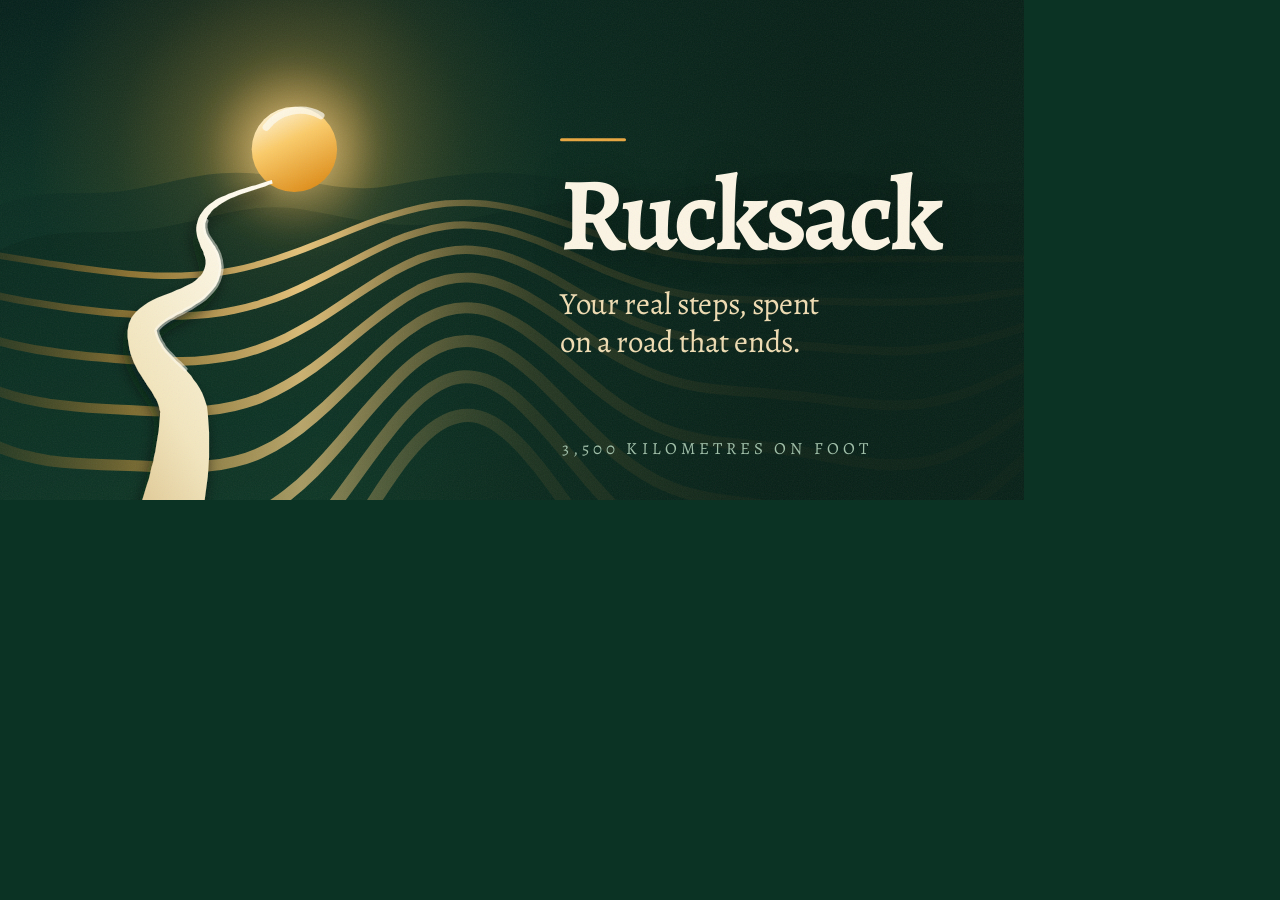
<file: store/feature.html>
<!doctype html>
<html lang="en">
<head>
<meta charset="utf-8">
<title>Rucksack feature graphic</title>
<style>
  @font-face { font-family: "RucksackDisplay"; src: url("display.ttf") format("truetype"); font-weight: 400 700; }
  * { margin: 0; padding: 0; box-sizing: border-box; }
  html, body { width: 1024px; height: 500px; overflow: hidden; }
  body {
    position: relative;
    background: #0B3324;
    font-family: "RucksackDisplay", Georgia, serif;
    color: #F6EFDC;
  }
  .world { position: absolute; inset: 0; }
  /* the type sits on the right, over a wash of the same field so it stays legible */
  .veil {
    position: absolute; inset: 0;
    background: linear-gradient(96deg, rgba(6,32,23,0) 34%, rgba(6,32,23,0.62) 54%, rgba(5,28,20,0.86) 76%);
  }
  .grain {
    position: absolute; inset: 0; opacity: .08; pointer-events: none;
    background-image: url("data:image/svg+xml,%3Csvg xmlns='http://www.w3.org/2000/svg' width='170' height='170'%3E%3Cfilter id='g'%3E%3CfeTurbulence type='fractalNoise' baseFrequency='0.82' numOctaves='3'/%3E%3C/filter%3E%3Crect width='170' height='170' filter='url(%23g)'/%3E%3C/svg%3E");
  }
  .copy { position: absolute; left: 560px; top: 50%; transform: translateY(-50%); width: 420px; }
  .rule { width: 66px; height: 3px; background: #E9A63E; border-radius: 2px; margin-bottom: 26px; }
  h1 {
    font-size: 104px; line-height: 0.92; font-weight: 700; letter-spacing: -0.038em;
    color: #FCF5E4; text-shadow: 0 3px 30px rgba(3, 20, 14, .6);
  }
  p.tag {
    margin-top: 22px; font-size: 31px; line-height: 1.24; letter-spacing: -0.01em;
    color: #EFDCB2; width: 400px; text-wrap: balance;
  }
  .foot {
    position: absolute; left: 562px; bottom: 40px; white-space: nowrap;
    font-size: 17px; letter-spacing: .24em; text-transform: uppercase; color: #9FBFA8;
  }
</style>
</head>
<body>

<svg class="world" width="1024" height="500" viewBox="0 0 240 117.2" preserveAspectRatio="xMidYMid slice" aria-hidden="true">
  <defs>
    <linearGradient id="ft-field" x1="0.04" y1="0" x2="0.5" y2="1">
      <stop offset="0" stop-color="#04201A"/>
      <stop offset="0.42" stop-color="#0C3525"/>
      <stop offset="0.76" stop-color="#154A31"/>
      <stop offset="1" stop-color="#1E5D3A"/>
    </linearGradient>
    <radialGradient id="ft-warm" cx="0.5" cy="0.5" r="0.5">
      <stop offset="0" stop-color="#FFE7AE" stop-opacity="0.6"/>
      <stop offset="0.32" stop-color="#EFAC42" stop-opacity="0.3"/>
      <stop offset="0.68" stop-color="#C97C1C" stop-opacity="0.1"/>
      <stop offset="1" stop-color="#C97C1C" stop-opacity="0"/>
    </radialGradient>
    <radialGradient id="ft-halo" cx="0.5" cy="0.5" r="0.5">
      <stop offset="0" stop-color="#FFF1CB" stop-opacity="0.95"/>
      <stop offset="0.42" stop-color="#F7BC52" stop-opacity="0.42"/>
      <stop offset="1" stop-color="#EFA43A" stop-opacity="0"/>
    </radialGradient>
    <linearGradient id="ft-disc" x1="0.24" y1="0" x2="0.72" y2="1">
      <stop offset="0" stop-color="#FFF6DC"/>
      <stop offset="0.4" stop-color="#FBCB68"/>
      <stop offset="1" stop-color="#DD8A14"/>
    </linearGradient>
    <linearGradient id="ft-road" x1="0" y1="1" x2="0.6" y2="0">
      <stop offset="0" stop-color="#D9BE84"/>
      <stop offset="0.4" stop-color="#F3E6BE"/>
      <stop offset="1" stop-color="#FFFBEE"/>
    </linearGradient>
    <linearGradient id="ft-cont" x1="0" y1="0" x2="1" y2="0">
      <stop offset="0" stop-color="#6F5220" stop-opacity="0.3"/>
      <stop offset="0.14" stop-color="#B98A36" stop-opacity="0.78"/>
      <stop offset="0.3" stop-color="#EFC97E"/>
      <stop offset="0.52" stop-color="#C79646" stop-opacity="0.6"/>
      <stop offset="1" stop-color="#8E6B28" stop-opacity="0.3"/>
    </linearGradient>
    <filter id="ft-cast" filterUnits="userSpaceOnUse" x="0" y="0" width="240" height="118">
      <feGaussianBlur in="SourceAlpha" stdDeviation="1.7"/>
      <feOffset dx="-0.6" dy="2.4" result="o"/>
      <feFlood flood-color="#02150E" flood-opacity="0.7"/>
      <feComposite in2="o" operator="in"/>
      <feMerge><feMergeNode/><feMergeNode in="SourceGraphic"/></feMerge>
    </filter>
    <filter id="ft-blur" filterUnits="userSpaceOnUse" x="0" y="0" width="240" height="118">
      <feGaussianBlur stdDeviation="3.4"/>
    </filter>
  </defs>

  <rect width="240" height="117.2" fill="url(#ft-field)"/>
  <circle cx="69" cy="35" r="62" fill="url(#ft-warm)"/>
  <path d="M0 48c11-4.4 19-1.6 30-3.4s19-5.2 31-3.8 20 4.6 30 2.8 21-4.2 34-2.6 24 5 39 2.6 20-4.4 32-3.2 26 4 44 1.6v88H0z" fill="#082A20" opacity="0.5"/>
  <path d="M0 58.5c13-6.4 24-2.6 37-5s22-6.4 34-4.4 22 5.4 37 2.6 23-5.8 38-3.6 26 5.4 42 2.8 30-5 52-2.8v70H0z" fill="#062419" opacity="0.4"/>

  <circle cx="69" cy="35" r="21.5" fill="url(#ft-halo)" filter="url(#ft-blur)"/>
  <circle cx="69" cy="35" r="10" fill="url(#ft-disc)"/>
  <path d="M62.4 29.8a10 10 0 0 1 12.8-2.7" fill="none" stroke="#FFFDF2" stroke-width="1.7" stroke-linecap="round" opacity="0.72"/>

  <g fill="none" stroke="url(#ft-cont)" stroke-linecap="round">
    <path d="M-4.0 59.3Q2.2 60.3 5.3 60.8Q8.4 61.3 11.5 61.8Q14.6 62.2 17.7 62.7Q20.8 63.1 23.9 63.5Q27.0 63.9 30.1 64.2Q33.2 64.5 36.3 64.6Q39.4 64.7 42.5 64.6Q45.6 64.5 48.7 64.2Q51.8 63.9 54.9 63.3Q58.0 62.7 61.1 61.8Q64.2 60.9 67.3 59.8Q70.4 58.8 73.5 57.5Q76.6 56.3 79.7 55.0Q82.8 53.7 85.9 52.5Q89.0 51.3 92.1 50.4Q95.2 49.4 98.3 48.7Q101.4 48.0 104.5 47.7Q107.6 47.5 110.7 47.6Q113.8 47.7 116.9 48.2Q120.0 48.7 123.1 49.5Q126.2 50.3 129.3 51.3Q132.4 52.3 135.5 53.4Q138.6 54.5 141.7 55.5Q144.8 56.5 147.9 57.4Q151.0 58.3 154.1 59.0Q157.2 59.7 160.3 60.1Q163.4 60.6 166.5 60.8Q169.6 61.1 172.7 61.2Q175.8 61.3 178.9 61.2Q182.0 61.2 185.1 61.1Q188.2 61.1 191.3 61.0Q194.4 60.9 197.5 60.8Q200.6 60.8 203.7 60.7Q206.8 60.7 209.9 60.7Q213.0 60.7 216.1 60.7Q219.2 60.7 222.3 60.7Q225.4 60.7 228.5 60.7Q231.6 60.7 234.7 60.7Q237.8 60.6 240.9 60.6T244.0 60.5" stroke-width="1.5" opacity="0.95"/>
    <path d="M-4.0 68.6Q2.2 69.9 5.3 70.5Q8.4 71.0 11.5 71.5Q14.6 72.0 17.7 72.4Q20.8 72.8 23.9 73.1Q27.0 73.4 30.1 73.6Q33.2 73.9 36.3 74.0Q39.4 74.1 42.5 74.1Q45.6 74.0 48.7 73.7Q51.8 73.4 54.9 72.7Q58.0 72.1 61.1 71.1Q64.2 70.2 67.3 68.9Q70.4 67.6 73.5 66.0Q76.6 64.5 79.7 62.8Q82.8 61.2 85.9 59.6Q89.0 58.0 92.1 56.6Q95.2 55.3 98.3 54.4Q101.4 53.4 104.5 53.0Q107.6 52.6 110.7 52.8Q113.8 52.9 116.9 53.6Q120.0 54.3 123.1 55.4Q126.2 56.4 129.3 57.8Q132.4 59.1 135.5 60.5Q138.6 61.9 141.7 63.3Q144.8 64.6 147.9 65.7Q151.0 66.8 154.1 67.6Q157.2 68.4 160.3 69.0Q163.4 69.5 166.5 69.8Q169.6 70.1 172.7 70.2Q175.8 70.3 178.9 70.4Q182.0 70.4 185.1 70.5Q188.2 70.5 191.3 70.6Q194.4 70.6 197.5 70.7Q200.6 70.7 203.7 70.8Q206.8 70.8 209.9 70.8Q213.0 70.8 216.1 70.7Q219.2 70.6 222.3 70.4Q225.4 70.1 228.5 69.8Q231.6 69.4 234.7 68.9Q237.8 68.5 240.9 68.0T244.0 67.5" stroke-width="1.7" opacity="0.95"/>
    <path d="M-4.0 79.0Q2.2 80.7 5.3 81.3Q8.4 82.0 11.5 82.4Q14.6 82.9 17.7 83.2Q20.8 83.6 23.9 83.8Q27.0 84.1 30.1 84.3Q33.2 84.5 36.3 84.6Q39.4 84.7 42.5 84.7Q45.6 84.7 48.7 84.3Q51.8 84.0 54.9 83.4Q58.0 82.7 61.1 81.6Q64.2 80.5 67.3 79.0Q70.4 77.4 73.5 75.6Q76.6 73.7 79.7 71.6Q82.8 69.5 85.9 67.5Q89.0 65.5 92.1 63.7Q95.2 62.0 98.3 60.7Q101.4 59.5 104.5 59.0Q107.6 58.4 110.7 58.6Q113.8 58.8 116.9 59.6Q120.0 60.5 123.1 61.9Q126.2 63.3 129.3 65.0Q132.4 66.8 135.5 68.6Q138.6 70.3 141.7 72.0Q144.8 73.6 147.9 75.0Q151.0 76.3 154.1 77.3Q157.2 78.3 160.3 78.9Q163.4 79.5 166.5 79.9Q169.6 80.2 172.7 80.4Q175.8 80.6 178.9 80.7Q182.0 80.8 185.1 81.0Q188.2 81.1 191.3 81.3Q194.4 81.5 197.5 81.8Q200.6 82.0 203.7 82.1Q206.8 82.3 209.9 82.3Q213.0 82.3 216.1 82.0Q219.2 81.8 222.3 81.2Q225.4 80.7 228.5 80.0Q231.6 79.2 234.7 78.3Q237.8 77.3 240.9 76.4T244.0 75.4" stroke-width="2.0" opacity="0.9"/>
    <path d="M-4.0 90.5Q2.2 92.7 5.3 93.4Q8.4 94.1 11.5 94.6Q14.6 95.0 17.7 95.3Q20.8 95.6 23.9 95.8Q27.0 96.0 30.1 96.1Q33.2 96.3 36.3 96.4Q39.4 96.5 42.5 96.5Q45.6 96.5 48.7 96.2Q51.8 95.9 54.9 95.2Q58.0 94.5 61.1 93.3Q64.2 92.0 67.3 90.2Q70.4 88.4 73.5 86.2Q76.6 83.9 79.7 81.4Q82.8 78.8 85.9 76.3Q89.0 73.8 92.1 71.6Q95.2 69.4 98.3 67.8Q101.4 66.3 104.5 65.6Q107.6 64.9 110.7 65.1Q113.8 65.3 116.9 66.4Q120.0 67.5 123.1 69.2Q126.2 71.0 129.3 73.1Q132.4 75.2 135.5 77.5Q138.6 79.7 141.7 81.7Q144.8 83.7 147.9 85.3Q151.0 86.9 154.1 88.1Q157.2 89.2 160.3 90.0Q163.4 90.7 166.5 91.1Q169.6 91.4 172.7 91.7Q175.8 91.9 178.9 92.1Q182.0 92.4 185.1 92.7Q188.2 92.9 191.3 93.3Q194.4 93.7 197.5 94.1Q200.6 94.5 203.7 94.7Q206.8 95.0 209.9 95.0Q213.0 95.0 216.1 94.6Q219.2 94.2 222.3 93.3Q225.4 92.5 228.5 91.3Q231.6 90.1 234.7 88.6Q237.8 87.2 240.9 85.6T244.0 84.1" stroke-width="2.3" opacity="0.84"/>
    <path d="M-4.0 103.2Q2.2 105.9 5.3 106.7Q8.4 107.5 11.5 108.0Q14.6 108.4 17.7 108.6Q20.8 108.8 23.9 108.9Q27.0 109.0 30.1 109.1Q33.2 109.2 36.3 109.4Q39.4 109.5 42.5 109.5Q45.6 109.5 48.7 109.2Q51.8 109.0 54.9 108.2Q58.0 107.5 61.1 106.1Q64.2 104.7 67.3 102.6Q70.4 100.5 73.5 97.8Q76.6 95.2 79.7 92.1Q82.8 89.0 85.9 86.0Q89.0 82.9 92.1 80.2Q95.2 77.5 98.3 75.6Q101.4 73.7 104.5 72.8Q107.6 71.9 110.7 72.2Q113.8 72.4 116.9 73.8Q120.0 75.1 123.1 77.2Q126.2 79.4 129.3 82.0Q132.4 84.6 135.5 87.3Q138.6 89.9 141.7 92.4Q144.8 94.8 147.9 96.7Q151.0 98.6 154.1 100.0Q157.2 101.3 160.3 102.1Q163.4 102.9 166.5 103.4Q169.6 103.8 172.7 104.1Q175.8 104.4 178.9 104.7Q182.0 105.0 185.1 105.5Q188.2 105.9 191.3 106.5Q194.4 107.1 197.5 107.6Q200.6 108.2 203.7 108.6Q206.8 109.0 209.9 108.9Q213.0 108.9 216.1 108.4Q219.2 107.8 222.3 106.6Q225.4 105.5 228.5 103.8Q231.6 102.1 234.7 100.0Q237.8 98.0 240.9 95.9T244.0 93.7" stroke-width="2.6" opacity="0.76"/>
    <path d="M-4.0 117.1Q2.2 120.3 5.3 121.2Q8.4 122.1 11.5 122.6Q14.6 123.0 17.7 123.1Q20.8 123.2 23.9 123.2Q27.0 123.3 30.1 123.3Q33.2 123.4 36.3 123.5Q39.4 123.6 42.5 123.7Q45.6 123.7 48.7 123.5Q51.8 123.2 54.9 122.4Q58.0 121.6 61.1 120.1Q64.2 118.5 67.3 116.1Q70.4 113.7 73.5 110.6Q76.6 107.4 79.7 103.8Q82.8 100.2 85.9 96.5Q89.0 92.9 92.1 89.7Q95.2 86.4 98.3 84.1Q101.4 81.8 104.5 80.7Q107.6 79.7 110.7 80.0Q113.8 80.3 116.9 81.8Q120.0 83.4 123.1 86.0Q126.2 88.5 129.3 91.7Q132.4 94.8 135.5 98.0Q138.6 101.1 141.7 104.0Q144.8 106.9 147.9 109.1Q151.0 111.3 154.1 112.9Q157.2 114.4 160.3 115.4Q163.4 116.3 166.5 116.8Q169.6 117.3 172.7 117.7Q175.8 118.0 178.9 118.5Q182.0 118.9 185.1 119.5Q188.2 120.1 191.3 120.9Q194.4 121.7 197.5 122.4Q200.6 123.2 203.7 123.7Q206.8 124.2 209.9 124.2Q213.0 124.2 216.1 123.4Q219.2 122.7 222.3 121.1Q225.4 119.6 228.5 117.4Q231.6 115.1 234.7 112.5Q237.8 109.8 240.9 107.0T244.0 104.2" stroke-width="2.8" opacity="0.68"/>
    <path d="M-4.0 132.1Q2.2 135.9 5.3 136.9Q8.4 138.0 11.5 138.4Q14.6 138.8 17.7 138.8Q20.8 138.8 23.9 138.8Q27.0 138.7 30.1 138.7Q33.2 138.7 36.3 138.8Q39.4 138.9 42.5 139.0Q45.6 139.1 48.7 138.9Q51.8 138.6 54.9 137.8Q58.0 136.9 61.1 135.2Q64.2 133.5 67.3 130.7Q70.4 128.0 73.5 124.4Q76.6 120.7 79.7 116.5Q82.8 112.3 85.9 108.0Q89.0 103.7 92.1 99.9Q95.2 96.1 98.3 93.3Q101.4 90.6 104.5 89.3Q107.6 88.0 110.7 88.4Q113.8 88.7 116.9 90.6Q120.0 92.4 123.1 95.5Q126.2 98.5 129.3 102.1Q132.4 105.8 135.5 109.5Q138.6 113.3 141.7 116.6Q144.8 119.9 147.9 122.5Q151.0 125.1 154.1 126.9Q157.2 128.7 160.3 129.7Q163.4 130.8 166.5 131.3Q169.6 131.9 172.7 132.3Q175.8 132.8 178.9 133.3Q182.0 133.9 185.1 134.7Q188.2 135.5 191.3 136.5Q194.4 137.5 197.5 138.4Q200.6 139.4 203.7 140.1Q206.8 140.7 209.9 140.7Q213.0 140.7 216.1 139.7Q219.2 138.8 222.3 136.9Q225.4 134.9 228.5 132.1Q231.6 129.3 234.7 125.9Q237.8 122.6 240.9 119.1T244.0 115.6" stroke-width="3.0" opacity="0.58"/>
    <path d="M-4.0 148.3Q2.2 152.7 5.3 153.8Q8.4 155.0 11.5 155.4Q14.6 155.8 17.7 155.7Q20.8 155.7 23.9 155.5Q27.0 155.3 30.1 155.3Q33.2 155.2 36.3 155.3Q39.4 155.4 42.5 155.6Q45.6 155.7 48.7 155.5Q51.8 155.3 54.9 154.4Q58.0 153.5 61.1 151.5Q64.2 149.6 67.3 146.5Q70.4 143.4 73.5 139.2Q76.6 135.0 79.7 130.2Q82.8 125.3 85.9 120.3Q89.0 115.3 92.1 110.9Q95.2 106.5 98.3 103.3Q101.4 100.1 104.5 98.6Q107.6 97.1 110.7 97.4Q113.8 97.8 116.9 100.0Q120.0 102.2 123.1 105.7Q126.2 109.2 129.3 113.4Q132.4 117.7 135.5 122.0Q138.6 126.3 141.7 130.2Q144.8 134.0 147.9 137.0Q151.0 140.0 154.1 142.0Q157.2 144.0 160.3 145.2Q163.4 146.3 166.5 147.0Q169.6 147.7 172.7 148.2Q175.8 148.7 178.9 149.3Q182.0 150.0 185.1 151.0Q188.2 152.0 191.3 153.2Q194.4 154.5 197.5 155.7Q200.6 156.9 203.7 157.7Q206.8 158.5 209.9 158.5Q213.0 158.5 216.1 157.3Q219.2 156.2 222.3 153.8Q225.4 151.4 228.5 148.0Q231.6 144.5 234.7 140.4Q237.8 136.3 240.9 132.1T244.0 127.9" stroke-width="3.1" opacity="0.46"/>
  </g>

  <path d="M46.0 128.2L46.3 126.8L46.6 125.3L46.9 123.8L47.2 122.3L47.5 120.8L47.7 119.3L47.9 117.7L48.1 116.2L48.3 114.7L48.5 113.2L48.7 111.7L48.8 110.2L48.9 108.7L49.0 107.2L49.0 105.7L49.0 104.2L49.0 102.7L49.0 101.3L48.9 99.8L48.8 98.4L48.7 97.0L48.5 95.2L47.9 93.4L47.4 92.1L46.8 91.0L46.1 89.9L45.4 89.0L44.8 88.1L44.1 87.3L43.4 86.5L42.7 85.8L42.1 85.2L41.4 84.6L40.8 84.0L40.3 83.4L39.8 82.9L39.3 82.4L38.8 81.8L38.4 81.3L38.1 80.7L37.7 80.1L37.4 79.5L37.1 78.8L36.9 78.2L36.8 77.8L36.8 77.7L36.7 77.5L36.8 77.3L37.1 76.9L37.5 76.5L38.0 76.0L38.7 75.5L39.6 74.9L40.5 74.4L41.5 73.8L42.6 73.3L43.6 72.7L44.8 72.1L45.8 71.4L46.9 70.7L48.0 69.9L48.9 69.0L49.8 68.0L50.6 67.0L51.2 65.8L51.6 64.5L51.8 63.5L51.9 62.6L51.8 61.8L51.7 61.0L51.5 60.3L51.3 59.6L51.0 58.9L50.7 58.4L50.4 57.8L50.0 57.3L49.7 56.8L49.4 56.4L49.1 55.9L48.8 55.5L48.6 55.1L48.4 54.7L48.3 54.3L48.2 53.8L48.1 53.4L48.1 52.9L48.1 52.4L48.3 51.8L48.5 51.2L48.8 50.6L49.2 50.1L49.6 49.5L50.1 49.0L50.7 48.6L51.3 48.1L51.9 47.7L52.6 47.3L53.3 46.9L54.1 46.5L54.9 46.2L55.7 45.8L56.6 45.5L57.5 45.2L58.4 44.9L59.3 44.6L60.2 44.3L61.1 44.0L62.1 43.7L63.0 43.3L63.9 43.0L63.7 42.2L62.7 42.5L61.8 42.8L60.9 43.1L59.9 43.4L59.0 43.6L58.1 43.9L57.2 44.2L56.2 44.5L55.4 44.8L54.5 45.1L53.6 45.4L52.8 45.8L52.0 46.1L51.2 46.5L50.5 46.9L49.8 47.4L49.1 47.9L48.5 48.4L47.9 49.0L47.4 49.7L46.9 50.4L46.5 51.2L46.3 51.9L46.1 52.7L46.0 53.4L46.0 54.1L46.1 54.7L46.2 55.4L46.4 56.0L46.6 56.6L46.8 57.1L47.0 57.7L47.2 58.2L47.5 58.7L47.7 59.2L47.8 59.7L48.0 60.1L48.1 60.6L48.2 61.0L48.2 61.4L48.2 61.9L48.1 62.3L48.0 62.8L47.8 63.3L47.5 64.0L47.1 64.6L46.5 65.1L45.9 65.7L45.2 66.2L44.4 66.6L43.4 67.1L42.4 67.6L41.4 68.0L40.3 68.5L39.2 68.9L38.1 69.3L36.9 69.8L35.8 70.3L34.7 70.9L33.7 71.6L32.6 72.4L31.7 73.3L30.8 74.5L30.2 75.9L29.9 77.5L29.9 79.0L30.1 80.4L30.3 81.7L30.6 82.9L31.0 84.0L31.4 85.0L31.9 86.0L32.4 87.0L33.0 87.9L33.5 88.7L34.0 89.5L34.5 90.3L35.0 91.0L35.5 91.7L35.9 92.4L36.2 93.0L36.6 93.6L36.9 94.2L37.1 94.8L37.3 95.4L37.4 96.0L37.6 96.6L37.5 96.8L37.5 97.5L37.4 98.6L37.3 99.7L37.2 100.9L37.0 102.1L36.8 103.3L36.6 104.5L36.4 105.8L36.1 107.0L35.9 108.3L35.5 109.6L35.2 110.9L34.9 112.2L34.5 113.4L34.1 114.7L33.7 116.0L33.3 117.3L32.9 118.6L32.4 119.9L31.9 121.2L31.5 122.5L31.0 123.8Z" fill="url(#ft-road)" filter="url(#ft-cast)"/>
  <path d="M43.4 86.5L42.7 85.8L42.1 85.2L41.4 84.6L40.8 84.0L40.3 83.4L39.8 82.9L39.3 82.4L38.8 81.8L38.4 81.3L38.1 80.7L37.7 80.1L37.4 79.5L37.1 78.8L36.9 78.2L36.8 77.8L36.8 77.7L36.7 77.5L36.8 77.3L37.1 76.9L37.5 76.5L38.0 76.0L38.7 75.5L39.6 74.9L40.5 74.4L41.5 73.8L42.6 73.3L43.6 72.7L44.8 72.1L45.8 71.4L46.9 70.7L48.0 69.9L48.9 69.0L49.8 68.0L50.6 67.0L51.2 65.8L51.6 64.5L51.8 63.5L51.9 62.6L51.8 61.8L51.7 61.0L51.5 60.3L51.3 59.6L51.0 58.9L50.7 58.4L50.4 57.8L50.0 57.3L49.7 56.8L49.4 56.4L49.1 55.9L48.8 55.5L48.6 55.1L48.4 54.7L48.3 54.3L48.2 53.8L48.1 53.4L48.1 52.9L48.1 52.4L48.3 51.8" fill="none" stroke="#FFFDF4" stroke-width="1.1" stroke-linecap="round" opacity="0.5"/>
</svg>

<div class="veil"></div>

<div class="copy">
  <div class="rule"></div>
  <h1>Rucksack</h1>
  <p class="tag">Your real steps, spent on a road that ends.</p>
</div>
<p class="foot">3,500 kilometres on foot</p>
<div class="grain"></div>

</body>
</html>
</file>
<file: docs/fonts/fonts.css>
/* cyrillic-ext */
@font-face {
  font-family: 'Alegreya';
  font-style: italic;
  font-weight: 400 500;
  font-display: swap;
  src: url(4UaHrEBBsBhlBjvfkSLk96fp57F2IwN-Pw.woff2) format('woff2');
  unicode-range: U+0460-052F, U+1C80-1C8A, U+20B4, U+2DE0-2DFF, U+A640-A69F, U+FE2E-FE2F;
}
/* cyrillic */
@font-face {
  font-family: 'Alegreya';
  font-style: italic;
  font-weight: 400 500;
  font-display: swap;
  src: url(4UaHrEBBsBhlBjvfkSLk967p57F2IwN-Pw.woff2) format('woff2');
  unicode-range: U+0301, U+0400-045F, U+0490-0491, U+04B0-04B1, U+2116;
}
/* greek-ext */
@font-face {
  font-family: 'Alegreya';
  font-style: italic;
  font-weight: 400 500;
  font-display: swap;
  src: url(4UaHrEBBsBhlBjvfkSLk96bp57F2IwN-Pw.woff2) format('woff2');
  unicode-range: U+1F00-1FFF;
}
/* greek */
@font-face {
  font-family: 'Alegreya';
  font-style: italic;
  font-weight: 400 500;
  font-display: swap;
  src: url(4UaHrEBBsBhlBjvfkSLk96np57F2IwN-Pw.woff2) format('woff2');
  unicode-range: U+0370-0377, U+037A-037F, U+0384-038A, U+038C, U+038E-03A1, U+03A3-03FF;
}
/* vietnamese */
@font-face {
  font-family: 'Alegreya';
  font-style: italic;
  font-weight: 400 500;
  font-display: swap;
  src: url(4UaHrEBBsBhlBjvfkSLk96Xp57F2IwN-Pw.woff2) format('woff2');
  unicode-range: U+0102-0103, U+0110-0111, U+0128-0129, U+0168-0169, U+01A0-01A1, U+01AF-01B0, U+0300-0301, U+0303-0304, U+0308-0309, U+0323, U+0329, U+1EA0-1EF9, U+20AB;
}
/* latin-ext */
@font-face {
  font-family: 'Alegreya';
  font-style: italic;
  font-weight: 400 500;
  font-display: swap;
  src: url(4UaHrEBBsBhlBjvfkSLk96Tp57F2IwN-Pw.woff2) format('woff2');
  unicode-range: U+0100-02BA, U+02BD-02C5, U+02C7-02CC, U+02CE-02D7, U+02DD-02FF, U+0304, U+0308, U+0329, U+1D00-1DBF, U+1E00-1E9F, U+1EF2-1EFF, U+2020, U+20A0-20AB, U+20AD-20C0, U+2113, U+2C60-2C7F, U+A720-A7FF;
}
/* latin */
@font-face {
  font-family: 'Alegreya';
  font-style: italic;
  font-weight: 400 500;
  font-display: swap;
  src: url(4UaHrEBBsBhlBjvfkSLk96rp57F2IwM.woff2) format('woff2');
  unicode-range: U+0000-00FF, U+0131, U+0152-0153, U+02BB-02BC, U+02C6, U+02DA, U+02DC, U+0304, U+0308, U+0329, U+2000-206F, U+20AC, U+2122, U+2191, U+2193, U+2212, U+2215, U+FEFF, U+FFFD;
}
/* cyrillic-ext */
@font-face {
  font-family: 'Alegreya';
  font-style: normal;
  font-weight: 400 700;
  font-display: swap;
  src: url(4UaBrEBBsBhlBjvfkSLsx6jj4JN0EwI.woff2) format('woff2');
  unicode-range: U+0460-052F, U+1C80-1C8A, U+20B4, U+2DE0-2DFF, U+A640-A69F, U+FE2E-FE2F;
}
/* cyrillic */
@font-face {
  font-family: 'Alegreya';
  font-style: normal;
  font-weight: 400 700;
  font-display: swap;
  src: url(4UaBrEBBsBhlBjvfkSLlx6jj4JN0EwI.woff2) format('woff2');
  unicode-range: U+0301, U+0400-045F, U+0490-0491, U+04B0-04B1, U+2116;
}
/* greek-ext */
@font-face {
  font-family: 'Alegreya';
  font-style: normal;
  font-weight: 400 700;
  font-display: swap;
  src: url(4UaBrEBBsBhlBjvfkSLtx6jj4JN0EwI.woff2) format('woff2');
  unicode-range: U+1F00-1FFF;
}
/* greek */
@font-face {
  font-family: 'Alegreya';
  font-style: normal;
  font-weight: 400 700;
  font-display: swap;
  src: url(4UaBrEBBsBhlBjvfkSLix6jj4JN0EwI.woff2) format('woff2');
  unicode-range: U+0370-0377, U+037A-037F, U+0384-038A, U+038C, U+038E-03A1, U+03A3-03FF;
}
/* vietnamese */
@font-face {
  font-family: 'Alegreya';
  font-style: normal;
  font-weight: 400 700;
  font-display: swap;
  src: url(4UaBrEBBsBhlBjvfkSLux6jj4JN0EwI.woff2) format('woff2');
  unicode-range: U+0102-0103, U+0110-0111, U+0128-0129, U+0168-0169, U+01A0-01A1, U+01AF-01B0, U+0300-0301, U+0303-0304, U+0308-0309, U+0323, U+0329, U+1EA0-1EF9, U+20AB;
}
/* latin-ext */
@font-face {
  font-family: 'Alegreya';
  font-style: normal;
  font-weight: 400 700;
  font-display: swap;
  src: url(4UaBrEBBsBhlBjvfkSLvx6jj4JN0EwI.woff2) format('woff2');
  unicode-range: U+0100-02BA, U+02BD-02C5, U+02C7-02CC, U+02CE-02D7, U+02DD-02FF, U+0304, U+0308, U+0329, U+1D00-1DBF, U+1E00-1E9F, U+1EF2-1EFF, U+2020, U+20A0-20AB, U+20AD-20C0, U+2113, U+2C60-2C7F, U+A720-A7FF;
}
/* latin */
@font-face {
  font-family: 'Alegreya';
  font-style: normal;
  font-weight: 400 700;
  font-display: swap;
  src: url(4UaBrEBBsBhlBjvfkSLhx6jj4JN0.woff2) format('woff2');
  unicode-range: U+0000-00FF, U+0131, U+0152-0153, U+02BB-02BC, U+02C6, U+02DA, U+02DC, U+0304, U+0308, U+0329, U+2000-206F, U+20AC, U+2122, U+2191, U+2193, U+2212, U+2215, U+FEFF, U+FFFD;
}
/* cyrillic-ext */
@font-face {
  font-family: 'Alegreya Sans';
  font-style: normal;
  font-weight: 400;
  font-display: swap;
  src: url(5aUz9_-1phKLFgshYDvh6Vwt7VdtvWdUhm97sg.woff2) format('woff2');
  unicode-range: U+0460-052F, U+1C80-1C8A, U+20B4, U+2DE0-2DFF, U+A640-A69F, U+FE2E-FE2F;
}
/* cyrillic */
@font-face {
  font-family: 'Alegreya Sans';
  font-style: normal;
  font-weight: 400;
  font-display: swap;
  src: url(5aUz9_-1phKLFgshYDvh6Vwt7V5tvWdUhm97sg.woff2) format('woff2');
  unicode-range: U+0301, U+0400-045F, U+0490-0491, U+04B0-04B1, U+2116;
}
/* greek-ext */
@font-face {
  font-family: 'Alegreya Sans';
  font-style: normal;
  font-weight: 400;
  font-display: swap;
  src: url(5aUz9_-1phKLFgshYDvh6Vwt7VZtvWdUhm97sg.woff2) format('woff2');
  unicode-range: U+1F00-1FFF;
}
/* greek */
@font-face {
  font-family: 'Alegreya Sans';
  font-style: normal;
  font-weight: 400;
  font-display: swap;
  src: url(5aUz9_-1phKLFgshYDvh6Vwt7VltvWdUhm97sg.woff2) format('woff2');
  unicode-range: U+0370-0377, U+037A-037F, U+0384-038A, U+038C, U+038E-03A1, U+03A3-03FF;
}
/* vietnamese */
@font-face {
  font-family: 'Alegreya Sans';
  font-style: normal;
  font-weight: 400;
  font-display: swap;
  src: url(5aUz9_-1phKLFgshYDvh6Vwt7VVtvWdUhm97sg.woff2) format('woff2');
  unicode-range: U+0102-0103, U+0110-0111, U+0128-0129, U+0168-0169, U+01A0-01A1, U+01AF-01B0, U+0300-0301, U+0303-0304, U+0308-0309, U+0323, U+0329, U+1EA0-1EF9, U+20AB;
}
/* latin-ext */
@font-face {
  font-family: 'Alegreya Sans';
  font-style: normal;
  font-weight: 400;
  font-display: swap;
  src: url(5aUz9_-1phKLFgshYDvh6Vwt7VRtvWdUhm97sg.woff2) format('woff2');
  unicode-range: U+0100-02BA, U+02BD-02C5, U+02C7-02CC, U+02CE-02D7, U+02DD-02FF, U+0304, U+0308, U+0329, U+1D00-1DBF, U+1E00-1E9F, U+1EF2-1EFF, U+2020, U+20A0-20AB, U+20AD-20C0, U+2113, U+2C60-2C7F, U+A720-A7FF;
}
/* latin */
@font-face {
  font-family: 'Alegreya Sans';
  font-style: normal;
  font-weight: 400;
  font-display: swap;
  src: url(5aUz9_-1phKLFgshYDvh6Vwt7VptvWdUhm8.woff2) format('woff2');
  unicode-range: U+0000-00FF, U+0131, U+0152-0153, U+02BB-02BC, U+02C6, U+02DA, U+02DC, U+0304, U+0308, U+0329, U+2000-206F, U+20AC, U+2122, U+2191, U+2193, U+2212, U+2215, U+FEFF, U+FFFD;
}
/* cyrillic-ext */
@font-face {
  font-family: 'Alegreya Sans';
  font-style: normal;
  font-weight: 500;
  font-display: swap;
  src: url(5aUu9_-1phKLFgshYDvh6Vwt5alOqEd2i0VBuxOCBA.woff2) format('woff2');
  unicode-range: U+0460-052F, U+1C80-1C8A, U+20B4, U+2DE0-2DFF, U+A640-A69F, U+FE2E-FE2F;
}
/* cyrillic */
@font-face {
  font-family: 'Alegreya Sans';
  font-style: normal;
  font-weight: 500;
  font-display: swap;
  src: url(5aUu9_-1phKLFgshYDvh6Vwt5alOqE52i0VBuxOCBA.woff2) format('woff2');
  unicode-range: U+0301, U+0400-045F, U+0490-0491, U+04B0-04B1, U+2116;
}
/* greek-ext */
@font-face {
  font-family: 'Alegreya Sans';
  font-style: normal;
  font-weight: 500;
  font-display: swap;
  src: url(5aUu9_-1phKLFgshYDvh6Vwt5alOqEZ2i0VBuxOCBA.woff2) format('woff2');
  unicode-range: U+1F00-1FFF;
}
/* greek */
@font-face {
  font-family: 'Alegreya Sans';
  font-style: normal;
  font-weight: 500;
  font-display: swap;
  src: url(5aUu9_-1phKLFgshYDvh6Vwt5alOqEl2i0VBuxOCBA.woff2) format('woff2');
  unicode-range: U+0370-0377, U+037A-037F, U+0384-038A, U+038C, U+038E-03A1, U+03A3-03FF;
}
/* vietnamese */
@font-face {
  font-family: 'Alegreya Sans';
  font-style: normal;
  font-weight: 500;
  font-display: swap;
  src: url(5aUu9_-1phKLFgshYDvh6Vwt5alOqEV2i0VBuxOCBA.woff2) format('woff2');
  unicode-range: U+0102-0103, U+0110-0111, U+0128-0129, U+0168-0169, U+01A0-01A1, U+01AF-01B0, U+0300-0301, U+0303-0304, U+0308-0309, U+0323, U+0329, U+1EA0-1EF9, U+20AB;
}
/* latin-ext */
@font-face {
  font-family: 'Alegreya Sans';
  font-style: normal;
  font-weight: 500;
  font-display: swap;
  src: url(5aUu9_-1phKLFgshYDvh6Vwt5alOqER2i0VBuxOCBA.woff2) format('woff2');
  unicode-range: U+0100-02BA, U+02BD-02C5, U+02C7-02CC, U+02CE-02D7, U+02DD-02FF, U+0304, U+0308, U+0329, U+1D00-1DBF, U+1E00-1E9F, U+1EF2-1EFF, U+2020, U+20A0-20AB, U+20AD-20C0, U+2113, U+2C60-2C7F, U+A720-A7FF;
}
/* latin */
@font-face {
  font-family: 'Alegreya Sans';
  font-style: normal;
  font-weight: 500;
  font-display: swap;
  src: url(5aUu9_-1phKLFgshYDvh6Vwt5alOqEp2i0VBuxM.woff2) format('woff2');
  unicode-range: U+0000-00FF, U+0131, U+0152-0153, U+02BB-02BC, U+02C6, U+02DA, U+02DC, U+0304, U+0308, U+0329, U+2000-206F, U+20AC, U+2122, U+2191, U+2193, U+2212, U+2215, U+FEFF, U+FFFD;
}
/* cyrillic-ext */
@font-face {
  font-family: 'Alegreya Sans';
  font-style: normal;
  font-weight: 700;
  font-display: swap;
  src: url(5aUu9_-1phKLFgshYDvh6Vwt5eFIqEd2i0VBuxOCBA.woff2) format('woff2');
  unicode-range: U+0460-052F, U+1C80-1C8A, U+20B4, U+2DE0-2DFF, U+A640-A69F, U+FE2E-FE2F;
}
/* cyrillic */
@font-face {
  font-family: 'Alegreya Sans';
  font-style: normal;
  font-weight: 700;
  font-display: swap;
  src: url(5aUu9_-1phKLFgshYDvh6Vwt5eFIqE52i0VBuxOCBA.woff2) format('woff2');
  unicode-range: U+0301, U+0400-045F, U+0490-0491, U+04B0-04B1, U+2116;
}
/* greek-ext */
@font-face {
  font-family: 'Alegreya Sans';
  font-style: normal;
  font-weight: 700;
  font-display: swap;
  src: url(5aUu9_-1phKLFgshYDvh6Vwt5eFIqEZ2i0VBuxOCBA.woff2) format('woff2');
  unicode-range: U+1F00-1FFF;
}
/* greek */
@font-face {
  font-family: 'Alegreya Sans';
  font-style: normal;
  font-weight: 700;
  font-display: swap;
  src: url(5aUu9_-1phKLFgshYDvh6Vwt5eFIqEl2i0VBuxOCBA.woff2) format('woff2');
  unicode-range: U+0370-0377, U+037A-037F, U+0384-038A, U+038C, U+038E-03A1, U+03A3-03FF;
}
/* vietnamese */
@font-face {
  font-family: 'Alegreya Sans';
  font-style: normal;
  font-weight: 700;
  font-display: swap;
  src: url(5aUu9_-1phKLFgshYDvh6Vwt5eFIqEV2i0VBuxOCBA.woff2) format('woff2');
  unicode-range: U+0102-0103, U+0110-0111, U+0128-0129, U+0168-0169, U+01A0-01A1, U+01AF-01B0, U+0300-0301, U+0303-0304, U+0308-0309, U+0323, U+0329, U+1EA0-1EF9, U+20AB;
}
/* latin-ext */
@font-face {
  font-family: 'Alegreya Sans';
  font-style: normal;
  font-weight: 700;
  font-display: swap;
  src: url(5aUu9_-1phKLFgshYDvh6Vwt5eFIqER2i0VBuxOCBA.woff2) format('woff2');
  unicode-range: U+0100-02BA, U+02BD-02C5, U+02C7-02CC, U+02CE-02D7, U+02DD-02FF, U+0304, U+0308, U+0329, U+1D00-1DBF, U+1E00-1E9F, U+1EF2-1EFF, U+2020, U+20A0-20AB, U+20AD-20C0, U+2113, U+2C60-2C7F, U+A720-A7FF;
}
/* latin */
@font-face {
  font-family: 'Alegreya Sans';
  font-style: normal;
  font-weight: 700;
  font-display: swap;
  src: url(5aUu9_-1phKLFgshYDvh6Vwt5eFIqEp2i0VBuxM.woff2) format('woff2');
  unicode-range: U+0000-00FF, U+0131, U+0152-0153, U+02BB-02BC, U+02C6, U+02DA, U+02DC, U+0304, U+0308, U+0329, U+2000-206F, U+20AC, U+2122, U+2191, U+2193, U+2212, U+2215, U+FEFF, U+FFFD;
}
</file>
<file: web/fonts/fonts.css>
/* cyrillic-ext */
@font-face {
  font-family: 'Alegreya';
  font-style: italic;
  font-weight: 400 500;
  font-display: swap;
  src: url(4UaHrEBBsBhlBjvfkSLk96fp57F2IwN-Pw.woff2) format('woff2');
  unicode-range: U+0460-052F, U+1C80-1C8A, U+20B4, U+2DE0-2DFF, U+A640-A69F, U+FE2E-FE2F;
}
/* cyrillic */
@font-face {
  font-family: 'Alegreya';
  font-style: italic;
  font-weight: 400 500;
  font-display: swap;
  src: url(4UaHrEBBsBhlBjvfkSLk967p57F2IwN-Pw.woff2) format('woff2');
  unicode-range: U+0301, U+0400-045F, U+0490-0491, U+04B0-04B1, U+2116;
}
/* greek-ext */
@font-face {
  font-family: 'Alegreya';
  font-style: italic;
  font-weight: 400 500;
  font-display: swap;
  src: url(4UaHrEBBsBhlBjvfkSLk96bp57F2IwN-Pw.woff2) format('woff2');
  unicode-range: U+1F00-1FFF;
}
/* greek */
@font-face {
  font-family: 'Alegreya';
  font-style: italic;
  font-weight: 400 500;
  font-display: swap;
  src: url(4UaHrEBBsBhlBjvfkSLk96np57F2IwN-Pw.woff2) format('woff2');
  unicode-range: U+0370-0377, U+037A-037F, U+0384-038A, U+038C, U+038E-03A1, U+03A3-03FF;
}
/* vietnamese */
@font-face {
  font-family: 'Alegreya';
  font-style: italic;
  font-weight: 400 500;
  font-display: swap;
  src: url(4UaHrEBBsBhlBjvfkSLk96Xp57F2IwN-Pw.woff2) format('woff2');
  unicode-range: U+0102-0103, U+0110-0111, U+0128-0129, U+0168-0169, U+01A0-01A1, U+01AF-01B0, U+0300-0301, U+0303-0304, U+0308-0309, U+0323, U+0329, U+1EA0-1EF9, U+20AB;
}
/* latin-ext */
@font-face {
  font-family: 'Alegreya';
  font-style: italic;
  font-weight: 400 500;
  font-display: swap;
  src: url(4UaHrEBBsBhlBjvfkSLk96Tp57F2IwN-Pw.woff2) format('woff2');
  unicode-range: U+0100-02BA, U+02BD-02C5, U+02C7-02CC, U+02CE-02D7, U+02DD-02FF, U+0304, U+0308, U+0329, U+1D00-1DBF, U+1E00-1E9F, U+1EF2-1EFF, U+2020, U+20A0-20AB, U+20AD-20C0, U+2113, U+2C60-2C7F, U+A720-A7FF;
}
/* latin */
@font-face {
  font-family: 'Alegreya';
  font-style: italic;
  font-weight: 400 500;
  font-display: swap;
  src: url(4UaHrEBBsBhlBjvfkSLk96rp57F2IwM.woff2) format('woff2');
  unicode-range: U+0000-00FF, U+0131, U+0152-0153, U+02BB-02BC, U+02C6, U+02DA, U+02DC, U+0304, U+0308, U+0329, U+2000-206F, U+20AC, U+2122, U+2191, U+2193, U+2212, U+2215, U+FEFF, U+FFFD;
}
/* cyrillic-ext */
@font-face {
  font-family: 'Alegreya';
  font-style: normal;
  font-weight: 400 700;
  font-display: swap;
  src: url(4UaBrEBBsBhlBjvfkSLsx6jj4JN0EwI.woff2) format('woff2');
  unicode-range: U+0460-052F, U+1C80-1C8A, U+20B4, U+2DE0-2DFF, U+A640-A69F, U+FE2E-FE2F;
}
/* cyrillic */
@font-face {
  font-family: 'Alegreya';
  font-style: normal;
  font-weight: 400 700;
  font-display: swap;
  src: url(4UaBrEBBsBhlBjvfkSLlx6jj4JN0EwI.woff2) format('woff2');
  unicode-range: U+0301, U+0400-045F, U+0490-0491, U+04B0-04B1, U+2116;
}
/* greek-ext */
@font-face {
  font-family: 'Alegreya';
  font-style: normal;
  font-weight: 400 700;
  font-display: swap;
  src: url(4UaBrEBBsBhlBjvfkSLtx6jj4JN0EwI.woff2) format('woff2');
  unicode-range: U+1F00-1FFF;
}
/* greek */
@font-face {
  font-family: 'Alegreya';
  font-style: normal;
  font-weight: 400 700;
  font-display: swap;
  src: url(4UaBrEBBsBhlBjvfkSLix6jj4JN0EwI.woff2) format('woff2');
  unicode-range: U+0370-0377, U+037A-037F, U+0384-038A, U+038C, U+038E-03A1, U+03A3-03FF;
}
/* vietnamese */
@font-face {
  font-family: 'Alegreya';
  font-style: normal;
  font-weight: 400 700;
  font-display: swap;
  src: url(4UaBrEBBsBhlBjvfkSLux6jj4JN0EwI.woff2) format('woff2');
  unicode-range: U+0102-0103, U+0110-0111, U+0128-0129, U+0168-0169, U+01A0-01A1, U+01AF-01B0, U+0300-0301, U+0303-0304, U+0308-0309, U+0323, U+0329, U+1EA0-1EF9, U+20AB;
}
/* latin-ext */
@font-face {
  font-family: 'Alegreya';
  font-style: normal;
  font-weight: 400 700;
  font-display: swap;
  src: url(4UaBrEBBsBhlBjvfkSLvx6jj4JN0EwI.woff2) format('woff2');
  unicode-range: U+0100-02BA, U+02BD-02C5, U+02C7-02CC, U+02CE-02D7, U+02DD-02FF, U+0304, U+0308, U+0329, U+1D00-1DBF, U+1E00-1E9F, U+1EF2-1EFF, U+2020, U+20A0-20AB, U+20AD-20C0, U+2113, U+2C60-2C7F, U+A720-A7FF;
}
/* latin */
@font-face {
  font-family: 'Alegreya';
  font-style: normal;
  font-weight: 400 700;
  font-display: swap;
  src: url(4UaBrEBBsBhlBjvfkSLhx6jj4JN0.woff2) format('woff2');
  unicode-range: U+0000-00FF, U+0131, U+0152-0153, U+02BB-02BC, U+02C6, U+02DA, U+02DC, U+0304, U+0308, U+0329, U+2000-206F, U+20AC, U+2122, U+2191, U+2193, U+2212, U+2215, U+FEFF, U+FFFD;
}
/* cyrillic-ext */
@font-face {
  font-family: 'Alegreya Sans';
  font-style: normal;
  font-weight: 400;
  font-display: swap;
  src: url(5aUz9_-1phKLFgshYDvh6Vwt7VdtvWdUhm97sg.woff2) format('woff2');
  unicode-range: U+0460-052F, U+1C80-1C8A, U+20B4, U+2DE0-2DFF, U+A640-A69F, U+FE2E-FE2F;
}
/* cyrillic */
@font-face {
  font-family: 'Alegreya Sans';
  font-style: normal;
  font-weight: 400;
  font-display: swap;
  src: url(5aUz9_-1phKLFgshYDvh6Vwt7V5tvWdUhm97sg.woff2) format('woff2');
  unicode-range: U+0301, U+0400-045F, U+0490-0491, U+04B0-04B1, U+2116;
}
/* greek-ext */
@font-face {
  font-family: 'Alegreya Sans';
  font-style: normal;
  font-weight: 400;
  font-display: swap;
  src: url(5aUz9_-1phKLFgshYDvh6Vwt7VZtvWdUhm97sg.woff2) format('woff2');
  unicode-range: U+1F00-1FFF;
}
/* greek */
@font-face {
  font-family: 'Alegreya Sans';
  font-style: normal;
  font-weight: 400;
  font-display: swap;
  src: url(5aUz9_-1phKLFgshYDvh6Vwt7VltvWdUhm97sg.woff2) format('woff2');
  unicode-range: U+0370-0377, U+037A-037F, U+0384-038A, U+038C, U+038E-03A1, U+03A3-03FF;
}
/* vietnamese */
@font-face {
  font-family: 'Alegreya Sans';
  font-style: normal;
  font-weight: 400;
  font-display: swap;
  src: url(5aUz9_-1phKLFgshYDvh6Vwt7VVtvWdUhm97sg.woff2) format('woff2');
  unicode-range: U+0102-0103, U+0110-0111, U+0128-0129, U+0168-0169, U+01A0-01A1, U+01AF-01B0, U+0300-0301, U+0303-0304, U+0308-0309, U+0323, U+0329, U+1EA0-1EF9, U+20AB;
}
/* latin-ext */
@font-face {
  font-family: 'Alegreya Sans';
  font-style: normal;
  font-weight: 400;
  font-display: swap;
  src: url(5aUz9_-1phKLFgshYDvh6Vwt7VRtvWdUhm97sg.woff2) format('woff2');
  unicode-range: U+0100-02BA, U+02BD-02C5, U+02C7-02CC, U+02CE-02D7, U+02DD-02FF, U+0304, U+0308, U+0329, U+1D00-1DBF, U+1E00-1E9F, U+1EF2-1EFF, U+2020, U+20A0-20AB, U+20AD-20C0, U+2113, U+2C60-2C7F, U+A720-A7FF;
}
/* latin */
@font-face {
  font-family: 'Alegreya Sans';
  font-style: normal;
  font-weight: 400;
  font-display: swap;
  src: url(5aUz9_-1phKLFgshYDvh6Vwt7VptvWdUhm8.woff2) format('woff2');
  unicode-range: U+0000-00FF, U+0131, U+0152-0153, U+02BB-02BC, U+02C6, U+02DA, U+02DC, U+0304, U+0308, U+0329, U+2000-206F, U+20AC, U+2122, U+2191, U+2193, U+2212, U+2215, U+FEFF, U+FFFD;
}
/* cyrillic-ext */
@font-face {
  font-family: 'Alegreya Sans';
  font-style: normal;
  font-weight: 500;
  font-display: swap;
  src: url(5aUu9_-1phKLFgshYDvh6Vwt5alOqEd2i0VBuxOCBA.woff2) format('woff2');
  unicode-range: U+0460-052F, U+1C80-1C8A, U+20B4, U+2DE0-2DFF, U+A640-A69F, U+FE2E-FE2F;
}
/* cyrillic */
@font-face {
  font-family: 'Alegreya Sans';
  font-style: normal;
  font-weight: 500;
  font-display: swap;
  src: url(5aUu9_-1phKLFgshYDvh6Vwt5alOqE52i0VBuxOCBA.woff2) format('woff2');
  unicode-range: U+0301, U+0400-045F, U+0490-0491, U+04B0-04B1, U+2116;
}
/* greek-ext */
@font-face {
  font-family: 'Alegreya Sans';
  font-style: normal;
  font-weight: 500;
  font-display: swap;
  src: url(5aUu9_-1phKLFgshYDvh6Vwt5alOqEZ2i0VBuxOCBA.woff2) format('woff2');
  unicode-range: U+1F00-1FFF;
}
/* greek */
@font-face {
  font-family: 'Alegreya Sans';
  font-style: normal;
  font-weight: 500;
  font-display: swap;
  src: url(5aUu9_-1phKLFgshYDvh6Vwt5alOqEl2i0VBuxOCBA.woff2) format('woff2');
  unicode-range: U+0370-0377, U+037A-037F, U+0384-038A, U+038C, U+038E-03A1, U+03A3-03FF;
}
/* vietnamese */
@font-face {
  font-family: 'Alegreya Sans';
  font-style: normal;
  font-weight: 500;
  font-display: swap;
  src: url(5aUu9_-1phKLFgshYDvh6Vwt5alOqEV2i0VBuxOCBA.woff2) format('woff2');
  unicode-range: U+0102-0103, U+0110-0111, U+0128-0129, U+0168-0169, U+01A0-01A1, U+01AF-01B0, U+0300-0301, U+0303-0304, U+0308-0309, U+0323, U+0329, U+1EA0-1EF9, U+20AB;
}
/* latin-ext */
@font-face {
  font-family: 'Alegreya Sans';
  font-style: normal;
  font-weight: 500;
  font-display: swap;
  src: url(5aUu9_-1phKLFgshYDvh6Vwt5alOqER2i0VBuxOCBA.woff2) format('woff2');
  unicode-range: U+0100-02BA, U+02BD-02C5, U+02C7-02CC, U+02CE-02D7, U+02DD-02FF, U+0304, U+0308, U+0329, U+1D00-1DBF, U+1E00-1E9F, U+1EF2-1EFF, U+2020, U+20A0-20AB, U+20AD-20C0, U+2113, U+2C60-2C7F, U+A720-A7FF;
}
/* latin */
@font-face {
  font-family: 'Alegreya Sans';
  font-style: normal;
  font-weight: 500;
  font-display: swap;
  src: url(5aUu9_-1phKLFgshYDvh6Vwt5alOqEp2i0VBuxM.woff2) format('woff2');
  unicode-range: U+0000-00FF, U+0131, U+0152-0153, U+02BB-02BC, U+02C6, U+02DA, U+02DC, U+0304, U+0308, U+0329, U+2000-206F, U+20AC, U+2122, U+2191, U+2193, U+2212, U+2215, U+FEFF, U+FFFD;
}
/* cyrillic-ext */
@font-face {
  font-family: 'Alegreya Sans';
  font-style: normal;
  font-weight: 700;
  font-display: swap;
  src: url(5aUu9_-1phKLFgshYDvh6Vwt5eFIqEd2i0VBuxOCBA.woff2) format('woff2');
  unicode-range: U+0460-052F, U+1C80-1C8A, U+20B4, U+2DE0-2DFF, U+A640-A69F, U+FE2E-FE2F;
}
/* cyrillic */
@font-face {
  font-family: 'Alegreya Sans';
  font-style: normal;
  font-weight: 700;
  font-display: swap;
  src: url(5aUu9_-1phKLFgshYDvh6Vwt5eFIqE52i0VBuxOCBA.woff2) format('woff2');
  unicode-range: U+0301, U+0400-045F, U+0490-0491, U+04B0-04B1, U+2116;
}
/* greek-ext */
@font-face {
  font-family: 'Alegreya Sans';
  font-style: normal;
  font-weight: 700;
  font-display: swap;
  src: url(5aUu9_-1phKLFgshYDvh6Vwt5eFIqEZ2i0VBuxOCBA.woff2) format('woff2');
  unicode-range: U+1F00-1FFF;
}
/* greek */
@font-face {
  font-family: 'Alegreya Sans';
  font-style: normal;
  font-weight: 700;
  font-display: swap;
  src: url(5aUu9_-1phKLFgshYDvh6Vwt5eFIqEl2i0VBuxOCBA.woff2) format('woff2');
  unicode-range: U+0370-0377, U+037A-037F, U+0384-038A, U+038C, U+038E-03A1, U+03A3-03FF;
}
/* vietnamese */
@font-face {
  font-family: 'Alegreya Sans';
  font-style: normal;
  font-weight: 700;
  font-display: swap;
  src: url(5aUu9_-1phKLFgshYDvh6Vwt5eFIqEV2i0VBuxOCBA.woff2) format('woff2');
  unicode-range: U+0102-0103, U+0110-0111, U+0128-0129, U+0168-0169, U+01A0-01A1, U+01AF-01B0, U+0300-0301, U+0303-0304, U+0308-0309, U+0323, U+0329, U+1EA0-1EF9, U+20AB;
}
/* latin-ext */
@font-face {
  font-family: 'Alegreya Sans';
  font-style: normal;
  font-weight: 700;
  font-display: swap;
  src: url(5aUu9_-1phKLFgshYDvh6Vwt5eFIqER2i0VBuxOCBA.woff2) format('woff2');
  unicode-range: U+0100-02BA, U+02BD-02C5, U+02C7-02CC, U+02CE-02D7, U+02DD-02FF, U+0304, U+0308, U+0329, U+1D00-1DBF, U+1E00-1E9F, U+1EF2-1EFF, U+2020, U+20A0-20AB, U+20AD-20C0, U+2113, U+2C60-2C7F, U+A720-A7FF;
}
/* latin */
@font-face {
  font-family: 'Alegreya Sans';
  font-style: normal;
  font-weight: 700;
  font-display: swap;
  src: url(5aUu9_-1phKLFgshYDvh6Vwt5eFIqEp2i0VBuxM.woff2) format('woff2');
  unicode-range: U+0000-00FF, U+0131, U+0152-0153, U+02BB-02BC, U+02C6, U+02DA, U+02DC, U+0304, U+0308, U+0329, U+2000-206F, U+20AC, U+2122, U+2191, U+2193, U+2212, U+2215, U+FEFF, U+FFFD;
}
</file>
<file: web/css/style.css>
/* Rucksack.
   Aged paper, ink and one green. Ochre belongs to the drawn things: the sun on
   the contour ribbon, the fire, the mark on a capped day. Every control on the
   screen is the one green, and the surfaces are layered rather than outlined. */
:root {
  --paper:      #F2E8D3;
  --paper-2:    #EADEC3;
  --paper-3:    #E0D2B2;
  --paper-lit:  #F8F0DE;
  --ink:        #2A2721;
  --ink-soft:   #4F4A3C;
  --ink-quiet:  #645D4D;
  --hair:       rgba(120, 98, 56, 0.24);
  --hair-soft:  rgba(120, 98, 56, 0.13);
  --accent:     #2F5D50;
  --accent-ink: #23473C;
  --accent-lit: #3C7264;
  --accent-wash: rgba(47, 93, 80, 0.09);
  --ochre:      #B4762A;          /* drawn things: the sun, contour lines, ink marks */
  --ochre-ink:  #845314;          /* the same hue as type, dark enough to read on paper */
  --ember:      #9A4417;

  /* one light source, warm, from above: every shadow is brown, never black */
  --lift-1: 0 1px 1px rgba(84, 62, 24, 0.07), 0 2px 6px -3px rgba(84, 62, 24, 0.16);
  --lift-2: 0 1px 2px rgba(84, 62, 24, 0.08), 0 10px 26px -14px rgba(84, 62, 24, 0.42);
  --lift-3: 0 -2px 4px rgba(60, 44, 18, 0.05), 0 -16px 46px -18px rgba(60, 44, 18, 0.34);

  --r-sm: 5px;
  --r-md: 12px;
  --r-lg: 20px;
  --serif: Alegreya, "Iowan Old Style", Georgia, serif;
  --sans: "Alegreya Sans", system-ui, -apple-system, sans-serif;
  --sat: 0px;
  --sab: 0px;
  --ease: cubic-bezier(.22, .68, .36, 1);
}

* { box-sizing: border-box; -webkit-tap-highlight-color: transparent; }
[hidden] { display: none !important; }
html, body { height: 100%; }
body {
  margin: 0;
  color: var(--ink);
  font-family: var(--serif);
  font-size: 17px;
  line-height: 1.55;
  -webkit-font-smoothing: antialiased;
  overscroll-behavior: none;
  /* paper: a warm ground, a light coming in at the top left, and a fibre grain */
  background-color: var(--paper);
  background-image:
    radial-gradient(120% 80% at 12% -6%, rgba(255, 251, 240, 0.85), rgba(255, 251, 240, 0) 62%),
    radial-gradient(90% 60% at 96% 104%, rgba(150, 118, 62, 0.10), rgba(150, 118, 62, 0) 70%),
    url("data:image/svg+xml,%3Csvg xmlns='http://www.w3.org/2000/svg' width='140' height='140'%3E%3Cfilter id='g'%3E%3CfeTurbulence type='fractalNoise' baseFrequency='0.9' numOctaves='3'/%3E%3CfeColorMatrix type='saturate' values='0'/%3E%3C/filter%3E%3Crect width='140' height='140' filter='url(%23g)' opacity='0.055'/%3E%3C/svg%3E");
  background-attachment: fixed, fixed, fixed;
}
body.locked { overflow: hidden; }
h1, h2 { font-weight: 500; letter-spacing: -0.016em; margin: 0; text-wrap: balance; }
p { margin: 0; text-wrap: pretty; }
button, input { font: inherit; color: inherit; }
canvas { display: block; }
svg { display: block; }
:focus-visible {
  outline: 2px solid var(--accent);
  outline-offset: 2px;
  border-radius: 3px;
}

#stage { position: relative; height: 100%; }
.screen { position: absolute; inset: 0; }
.scroller {
  position: absolute; inset: 0;
  overflow-y: auto; -webkit-overflow-scrolling: touch;
  padding: var(--sat) 0 calc(104px + var(--sab));
}

/* ------------------------------------------------------------------ buttons */
.btn {
  position: relative;
  display: inline-flex; align-items: center; justify-content: center;
  background: linear-gradient(180deg, var(--accent-lit), var(--accent));
  color: #F7F2E4; border: 0;
  border-radius: var(--r-md); padding: 13px 22px;
  font-family: var(--sans); font-size: 16px; font-weight: 500; letter-spacing: 0.005em;
  cursor: pointer;
  box-shadow: var(--lift-1);
  transition: transform .13s var(--ease), box-shadow .13s var(--ease), opacity .13s var(--ease);
}
.btn:active { transform: translateY(1px) scale(.985); box-shadow: none; }
.btn[disabled] { opacity: .36; cursor: default; }
.btn[disabled]:active { transform: none; }
.btn.ghost {
  background: var(--paper-lit); color: var(--accent-ink);
  box-shadow: inset 0 0 0 1px var(--hair), var(--lift-1);
}
.btn.ghost:active { box-shadow: inset 0 0 0 1px var(--hair); }
.btn.small { padding: 9px 15px; font-size: 14.5px; }
.btn.danger { color: #7B2B12; box-shadow: inset 0 0 0 1px rgba(163, 73, 26, .34), var(--lift-1); }

.err {
  font-family: var(--sans); font-size: 14px; line-height: 1.45;
  color: #7B2B12; margin-top: 9px;
  padding-left: 11px; border-left: 2px solid rgba(163, 73, 26, .55);
}
input.bad { box-shadow: inset 0 0 0 2px rgba(163, 73, 26, .5) !important; }

/* --------------------------------------------------------------- onboarding */
#onboard { display: flex; flex-direction: column; padding-top: var(--sat); }
.ob-plate { height: 32vh; min-height: 168px; flex: none; position: relative; overflow: hidden; }
.ob-plate canvas { position: absolute; inset: 0; width: 100%; height: 100%; }
.ob-plate::after {
  content: ""; position: absolute; left: 0; right: 0; bottom: 0; height: 46px;
  background: linear-gradient(to top, var(--paper), rgba(242, 232, 211, 0));
}
.ob-body { flex: 1; min-height: 0; overflow-y: auto; padding: 20px 24px 8px; }
.ob-mark { margin-bottom: 14px; }
.ob-kicker {
  font-family: var(--sans); font-size: 11.5px; letter-spacing: .2em;
  text-transform: uppercase; color: var(--ink-quiet); margin-bottom: 10px;
}
.ob-card h1 { font-size: 31px; line-height: 1.12; margin-bottom: 14px; max-width: 16ch; }
.ob-card p { color: var(--ink-soft); margin-bottom: 12px; max-width: 34ch; }
.ob-note { font-family: var(--sans); font-size: 14.5px; color: var(--ink-quiet); }
.ob-choice { display: flex; flex-direction: column; gap: 10px; margin-top: 18px; }
.ob-choice.row { flex-direction: row; }
.ob-status {
  font-family: var(--sans); font-size: 14.5px; color: var(--accent-ink);
  background: var(--accent-wash); border-radius: var(--r-md);
  padding: 11px 13px; margin-top: 16px;
}
.ob-backlog {
  margin-top: 14px; padding: 14px;
  border-radius: var(--r-md); background: var(--paper-lit);
  box-shadow: inset 0 0 0 1px var(--hair), var(--lift-1);
}
.ob-backlog p { font-size: 16px; margin-bottom: 4px; }
#obName {
  width: 100%; margin-top: 10px; padding: 13px 14px;
  background: var(--paper-lit); border: 0; border-radius: var(--r-md);
  box-shadow: inset 0 0 0 1px var(--hair);
  font-family: var(--serif); font-size: 20px;
}
#obName::placeholder { color: var(--ink-quiet); opacity: 1; }
#obName:focus-visible { outline: 2px solid var(--accent); outline-offset: 1px; }
.ob-foot {
  flex: none; display: flex; align-items: center; justify-content: space-between; gap: 16px;
  padding: 14px 24px calc(18px + var(--sab));
  box-shadow: 0 -1px 0 var(--hair-soft);
}
.ob-dots { display: flex; gap: 8px; }
.ob-dots i {
  width: 7px; height: 7px; border-radius: 50%; background: var(--paper-3);
  transition: transform .28s var(--ease), background-color .28s var(--ease);
}
.ob-dots i.on { background: var(--accent); transform: scale(1.34); }

/* --------------------------------------------------------------- camp view */
.plate {
  position: relative; width: 100%; aspect-ratio: 8 / 5; overflow: hidden;
  background: #23282E;
  box-shadow: inset 0 -1px 0 rgba(0, 0, 0, .35);
}
.plate canvas { width: 100%; height: 100%; }
/* the weather is written under the picture now: it used to sit on the fire */
.wx {
  display: flex; align-items: baseline; gap: 10px;
  padding: 11px 20px 12px;
  background: linear-gradient(180deg, rgba(35, 40, 46, .96), rgba(30, 34, 40, .96));
  color: #E9E0CB;
}
.wx b {
  font-family: var(--sans); font-size: 11.5px; font-weight: 500;
  letter-spacing: .16em; text-transform: uppercase; color: #C9A46A; flex: none;
}
.wx span { font-size: 15.5px; line-height: 1.4; }

.arrive {
  padding: 15px 20px 16px;
  background: linear-gradient(180deg, var(--accent-lit), var(--accent));
  color: #F3EEE0;
  display: flex; align-items: center; justify-content: space-between; gap: 16px; flex-wrap: wrap;
}
.arrive p { font-size: 17px; max-width: 22ch; }
.arrive .btn {
  background: #F6F1E3; color: var(--accent-ink);
  box-shadow: 0 1px 2px rgba(12, 30, 24, .3);
}

.camp-head { padding: 24px 20px 2px; }
.eyebrow {
  font-family: var(--sans); font-size: 11.5px; letter-spacing: .18em;
  text-transform: uppercase; color: var(--ink-quiet); margin-bottom: 8px;
}
.camp-head h1 { font-size: 30px; line-height: 1.1; }
.lede { color: var(--ink-soft); margin-top: 8px; max-width: 40ch; }

/* -------------------------------------------------------- the contour ribbon
   The signature: the whole road as contour lines with the walked part inked
   across them toward a low sun. The same idea as the launcher icon. */
.ribbon {
  margin: 22px 16px 0; padding: 14px 14px 13px;
  border-radius: var(--r-lg);
  background:
    linear-gradient(180deg, var(--paper-lit), var(--paper-2)),
    var(--paper-2);
  box-shadow: inset 0 0 0 1px var(--hair-soft), var(--lift-2);
}
.ribbon-band {
  position: relative; height: 116px; margin: 0 -2px;
  border-radius: var(--r-md); overflow: hidden;
}
.ribbon-svg { width: 100%; height: 100%; }
.ribbon-contours path { fill: none; }
.ribbon-ahead { stroke: rgba(74, 66, 48, 0.34); }
.ribbon-walked { stroke: var(--accent); }
.ribbon-sun { fill: #E8A63C; }
.ribbon-glow { transform-origin: center; }
.ribbon-camp { stroke: var(--ember); fill: rgba(163, 73, 26, .18); }
.ribbon-here-ring { fill: var(--paper-lit); }
.ribbon-here-dot { fill: var(--accent); }
.ribbon-ends {
  display: flex; justify-content: space-between; gap: 12px;
  font-family: var(--sans); font-size: 11px; letter-spacing: .12em;
  text-transform: uppercase; color: var(--ink-quiet);
  padding: 8px 4px 0;
}
.ribbon-ends b { font-weight: 500; color: var(--ochre-ink); }
.ribbon-line {
  padding: 11px 4px 0; margin-top: 9px;
  box-shadow: inset 0 1px 0 var(--hair-soft);
  font-size: 17px; color: var(--ink);
}
.ribbon-line span { color: var(--ink-quiet); font-family: var(--sans); font-size: 14px; }

.figs {
  display: grid; grid-template-columns: repeat(3, 1fr);
  margin: 18px 16px 0; padding: 4px 0;
  border-radius: var(--r-md);
  background: linear-gradient(180deg, var(--paper-lit), var(--paper-2));
  box-shadow: inset 0 0 0 1px var(--hair-soft), var(--lift-1);
}
.fig { padding: 13px 8px 12px; text-align: center; position: relative; }
.fig + .fig::before {
  content: ""; position: absolute; left: 0; top: 22%; bottom: 22%;
  width: 1px; background: var(--hair);
}
.fig b {
  display: block; font-family: var(--sans); font-size: 26px; font-weight: 500;
  letter-spacing: -0.025em; font-variant-numeric: tabular-nums; line-height: 1.15;
}
.fig span { font-family: var(--sans); font-size: 12.5px; color: var(--ink-quiet); }

.forge {
  margin: 18px 16px 0; padding: 15px 17px; border-radius: var(--r-md);
  background: linear-gradient(180deg, var(--paper-lit), var(--paper-2));
  box-shadow: inset 0 0 0 1px var(--hair-soft), var(--lift-1);
}
.k {
  font-family: var(--sans); font-size: 11.5px; letter-spacing: .18em;
  text-transform: uppercase; color: var(--ink-quiet); margin-bottom: 6px;
}
.forge .v { font-size: 17px; }

.enc {
  display: block; width: calc(100% - 32px); margin: 14px 16px 0; text-align: left;
  padding: 15px 17px 16px; border-radius: var(--r-md); cursor: pointer;
  background: linear-gradient(180deg, var(--paper-lit), var(--paper-2));
  box-shadow: inset 0 0 0 1px var(--hair-soft), var(--lift-1);
  border: 0; color: inherit; font-family: var(--serif);
  transition: transform .13s var(--ease), box-shadow .13s var(--ease);
}
.enc:active { transform: scale(.985); box-shadow: inset 0 0 0 1px var(--hair-soft); }
.enc.fresh {
  background: linear-gradient(180deg, #F4EEDD, #E9EDE6);
  box-shadow: inset 0 0 0 1px rgba(47, 93, 80, .30), var(--lift-2);
}
.enc-k {
  display: block; font-family: var(--sans); font-size: 11.5px; letter-spacing: .18em;
  text-transform: uppercase; color: var(--ink-quiet); margin-bottom: 7px;
}
.enc.fresh .enc-k { color: var(--accent); }
.enc-t { display: block; font-size: 20.5px; line-height: 1.18; }
.enc-w { display: block; font-family: var(--sans); font-size: 14px; color: var(--ink-quiet); margin-top: 5px; }

/* ---------------------------------------------------------------- map view */
#mapCanvas { position: absolute; inset: 0; width: 100%; height: 100%; }
.map-top {
  position: absolute; left: 14px; top: calc(14px + var(--sat));
  background: rgba(248, 240, 222, .93);
  border-radius: var(--r-md); padding: 9px 15px 10px; pointer-events: none;
  box-shadow: inset 0 0 0 1px var(--hair-soft), var(--lift-2);
  backdrop-filter: blur(3px);
}
.mt-region { font-size: 18px; line-height: 1.15; }
.mt-km {
  font-family: var(--sans); font-size: 13px; color: var(--ink-quiet);
  font-variant-numeric: tabular-nums;
}
.map-tools { position: absolute; right: 14px; top: calc(14px + var(--sat)); display: flex; flex-direction: column; gap: 8px; }
.tool {
  width: 44px; height: 44px; border-radius: var(--r-md);
  display: flex; align-items: center; justify-content: center;
  background: rgba(248, 240, 222, .95); border: 0; color: var(--accent-ink);
  cursor: pointer;
  box-shadow: inset 0 0 0 1px var(--hair-soft), var(--lift-1);
  transition: transform .13s var(--ease), background-color .13s var(--ease);
}
.tool svg { width: 21px; height: 21px; }
.tool:active { transform: scale(.93); background: var(--paper-3); }
.map-foot {
  position: absolute; left: 14px; right: 14px; bottom: calc(80px + var(--sab));
  background: rgba(248, 240, 222, .93);
  border-radius: var(--r-md); padding: 11px 14px; font-size: 16px;
  pointer-events: none; text-align: center;
  box-shadow: inset 0 0 0 1px var(--hair-soft), var(--lift-2);
  backdrop-filter: blur(3px);
}
.map-wait {
  position: absolute; inset: 0; display: flex; align-items: center; justify-content: center;
  background: var(--paper); color: var(--ink-quiet);
  font-family: var(--sans); font-size: 14.5px; letter-spacing: .04em;
}

/* ------------------------------------------------------------ journal view */
.page-head { padding: 26px 20px 6px; }
.page-head h1 { font-size: 31px; }
.page-head .lede { margin-bottom: 14px; }
.chapter {
  position: relative;
  font-family: var(--sans); font-size: 11.5px; letter-spacing: .2em; text-transform: uppercase;
  color: var(--ochre-ink); margin: 30px 20px 4px; padding-top: 18px;
}
.chapter::before {
  content: ""; position: absolute; left: 0; right: 0; top: 6px; height: 4px;
  background:
    linear-gradient(90deg, var(--hair) 0 22%, transparent 22%),
    radial-gradient(circle at 50% 120%, var(--hair) 0 1px, transparent 1.4px);
  background-size: 100% 1px, 8px 4px;
  background-repeat: no-repeat, repeat-x;
  background-position: 0 0, 0 2px;
  opacity: .9;
}
.entry { padding: 13px 20px 15px; }
.entry-head { display: flex; align-items: baseline; gap: 10px; }
.entry-head b { font-family: var(--sans); font-size: 14px; font-weight: 500; }
.entry-head span {
  font-family: var(--sans); font-size: 13px; color: var(--ink-quiet);
  font-variant-numeric: tabular-nums;
}
.entry-body { margin-top: 5px; color: var(--ink-soft); }
.entry.rest .entry-body { font-style: italic; color: var(--ink-quiet); }

.blank { padding: 22px 20px 30px; text-align: center; }
.blank .drawn {
  width: 172px; height: auto; margin: 0 auto 16px; color: var(--ochre); opacity: .9;
}
.blank p { color: var(--ink-quiet); font-style: italic; max-width: 30ch; margin: 0 auto; }

/* --------------------------------------------------------------- pack view */
.wanderer { display: flex; align-items: flex-end; gap: 6px; padding: 20px 20px 6px; }
#packCanvas { width: 152px; height: 196px; flex: none; margin-left: -8px; }
.wanderer-side { padding-bottom: 18px; }
.wanderer-side h1 { font-size: 27px; }
.sect { font-size: 21px; margin: 30px 20px 0; }
.sect-note { margin: 6px 20px 0; color: var(--ink-quiet); font-size: 15.5px; max-width: 42ch; }
.grid { display: grid; grid-template-columns: repeat(3, 1fr); gap: 10px; padding: 14px 16px 0; }
.item {
  border: 0; border-radius: var(--r-md);
  background: linear-gradient(180deg, var(--paper-lit), var(--paper-2));
  box-shadow: inset 0 0 0 1px var(--hair-soft), var(--lift-1);
  padding: 12px 8px 11px; text-align: center; cursor: pointer; font-family: var(--sans);
  color: var(--ink);
  transition: transform .13s var(--ease), box-shadow .13s var(--ease);
}
.item:active { transform: scale(.96); box-shadow: inset 0 0 0 1px var(--hair-soft); }
.item .ic { width: 46px; height: 46px; margin: 0 auto 6px; }
.item b { display: block; font-size: 13.5px; font-weight: 500; line-height: 1.25; }
.item span { display: block; font-size: 11.5px; color: var(--ink-quiet); margin-top: 3px; }
.item.locked {
  background: transparent;
  box-shadow: inset 0 0 0 1px var(--hair-soft);
}
.item.locked b { color: var(--ink-quiet); }
.biscuit {
  margin: 26px 16px 0; padding: 16px 18px; display: flex; gap: 14px; align-items: flex-start;
  border-radius: var(--r-md);
  background: linear-gradient(180deg, var(--paper-lit), var(--paper-2));
  box-shadow: inset 0 0 0 1px var(--hair-soft), var(--lift-1);
}
.biscuit .dogc { width: 74px; height: 62px; flex: none; }
.biscuit p { color: var(--ink-soft); }
.biscuit .k { color: var(--ink-quiet); }

/* ------------------------------------------------------------- ledger view */
.card {
  margin: 14px 16px 0; padding: 15px 17px; border-radius: var(--r-md);
  background: linear-gradient(180deg, var(--paper-lit), var(--paper-2));
  box-shadow: inset 0 0 0 1px var(--hair-soft), var(--lift-1);
}
.card p + p { margin-top: 9px; }
.card .btn { margin-top: 13px; }
.fine { font-family: var(--sans); font-size: 13.5px; color: var(--ink-quiet); line-height: 1.5; }
.card.danger { background: linear-gradient(180deg, #F5EADF, #EFDFD0); box-shadow: inset 0 0 0 1px rgba(163, 73, 26, .2), var(--lift-1); }
.row-in { display: flex; gap: 9px; align-items: center; margin-top: 9px; }
.row-in.wrap { flex-wrap: wrap; }
.row-in input {
  flex: 1; min-width: 0; padding: 11px 13px;
  background: var(--paper-lit); border: 0; border-radius: var(--r-md);
  box-shadow: inset 0 0 0 1px var(--hair);
  font-family: var(--sans); font-size: 17px; font-variant-numeric: tabular-nums;
}
.row-in input:focus-visible { outline: 2px solid var(--accent); outline-offset: 1px; }
.line { display: block; font-family: var(--sans); font-size: 13.5px; color: var(--ink-quiet); }
.switch { display: flex; align-items: center; gap: 11px; font-family: var(--sans); font-size: 16px; cursor: pointer; }
.switch input { width: 20px; height: 20px; accent-color: var(--accent); }
.ledger { margin: 12px 20px 0; }
.lrow {
  display: grid; grid-template-columns: 1fr auto auto; gap: 12px; align-items: baseline;
  padding: 11px 0; box-shadow: inset 0 -1px 0 var(--hair-soft);
  font-family: var(--sans); font-size: 14.5px;
}
.lrow .ls { color: var(--ink-quiet); font-variant-numeric: tabular-nums; }
.lrow .lk { font-variant-numeric: tabular-nums; }
.lrow .ld { font-variant-numeric: tabular-nums; }
.lrow.capped .lk { color: var(--ember); }
.lrow.rest .ls, .lrow.rest .lk { color: var(--ink-quiet); font-style: italic; }
.about p { color: var(--ink-soft); font-size: 16px; }

/* --------------------------------------------------------------------- tabs */
#tabs {
  position: fixed; left: 0; right: 0; bottom: 0; z-index: 30;
  display: grid; grid-template-columns: repeat(5, 1fr);
  height: calc(62px + var(--sab)); padding-bottom: var(--sab);
  background: linear-gradient(180deg, rgba(248, 240, 222, .95), rgba(240, 230, 208, .98));
  box-shadow: 0 -1px 0 var(--hair-soft), 0 -12px 26px -20px rgba(60, 44, 18, .5);
  backdrop-filter: blur(8px);
}
.tab {
  position: relative;
  display: flex; flex-direction: column; align-items: center; justify-content: center; gap: 3px;
  background: none; border: 0; cursor: pointer;
  font-family: var(--sans); font-size: 11px; letter-spacing: .03em; color: var(--ink-quiet);
  transition: color .18s var(--ease);
}
.tab .ti {
  width: 23px; height: 23px; display: block;
  transition: transform .22s var(--ease);
}
.tab .ti svg { width: 100%; height: 100%; }
.tab:active .ti { transform: scale(.86); }
.tab.on { color: var(--accent-ink); }
.tab.on .ti { transform: translateY(-1px); }
.tab.on::after {
  content: ""; position: absolute; top: 6px; left: 50%;
  width: 22px; height: 22px; margin-left: -11px; border-radius: 50%;
  background: var(--accent-wash); z-index: -1;
}

/* -------------------------------------------------------------------- sheet */
.sheet { position: fixed; inset: 0; z-index: 60; }
.sheet-scrim { position: absolute; inset: 0; background: rgba(28, 22, 12, .46); opacity: 0; transition: opacity .24s var(--ease); }
.sheet.on .sheet-scrim { opacity: 1; }
.sheet-card {
  position: absolute; left: 0; right: 0; bottom: 0;
  max-height: 86%; overflow-y: auto;
  background: linear-gradient(180deg, var(--paper-lit), var(--paper));
  border-top-left-radius: var(--r-lg); border-top-right-radius: var(--r-lg);
  padding: 10px 22px calc(24px + var(--sab));
  transform: translateY(18px); opacity: 0;
  transition: transform .26s var(--ease), opacity .22s var(--ease);
  box-shadow: var(--lift-3);
}
.sheet.on .sheet-card { transform: none; opacity: 1; }
.sheet-grab { width: 42px; height: 4px; border-radius: 2px; background: var(--paper-3); margin: 0 auto 16px; }
.sheet-body h2 { font-size: 27px; line-height: 1.13; margin-bottom: 14px; }
.sheet-body p { margin-bottom: 13px; color: var(--ink-soft); }
.sh-k {
  font-family: var(--sans); font-size: 11.5px; letter-spacing: .18em;
  text-transform: uppercase; color: var(--ink-quiet); margin-bottom: 9px;
}
.gift {
  display: block; padding: 13px 15px; border-radius: var(--r-md); margin-bottom: 16px;
  background: linear-gradient(180deg, #F4EEDD, #EDE3CB);
  box-shadow: inset 0 0 0 1px var(--hair-soft), var(--lift-1);
}
.gift b { display: block; font-size: 18px; }
.gift span { display: block; font-family: var(--sans); font-size: 14.5px; color: var(--ink-quiet); margin-top: 3px; }
.sheet-card .btn { width: 100%; }

/* -------------------------------------------------------------------- toast */
#toast {
  position: fixed; left: 50%; transform: translateX(-50%) translateY(10px);
  bottom: calc(88px + var(--sab)); z-index: 80;
  background: var(--ink); color: var(--paper);
  font-family: var(--sans); font-size: 14.5px;
  padding: 10px 18px; border-radius: 999px;
  opacity: 0; pointer-events: none;
  transition: opacity .2s var(--ease), transform .2s var(--ease);
  max-width: 82%; text-align: center;
  box-shadow: var(--lift-2);
}
#toast.on { opacity: 1; transform: translateX(-50%) translateY(0); }

/* ------------------------------------------------------------------- motion
   Everything moves on transform and opacity only. */
@keyframes rise {
  from { opacity: 0; transform: translateY(9px); }
  to   { opacity: 1; transform: none; }
}
@keyframes breathe {
  0%, 100% { opacity: .82; transform: scale(.97); }
  50%      { opacity: 1;   transform: scale(1.04); }
}
.view:not([hidden]) > .scroller > *,
.view:not([hidden]) > .map-top,
.view:not([hidden]) > .map-foot {
  animation: rise .34s var(--ease) both;
}
.stagger > * { animation: rise .3s var(--ease) both; }
.stagger > *:nth-child(1) { animation-delay: .02s; }
.stagger > *:nth-child(2) { animation-delay: .05s; }
.stagger > *:nth-child(3) { animation-delay: .08s; }
.stagger > *:nth-child(4) { animation-delay: .11s; }
.stagger > *:nth-child(5) { animation-delay: .14s; }
.stagger > *:nth-child(6) { animation-delay: .17s; }
.stagger > *:nth-child(7) { animation-delay: .19s; }
.stagger > *:nth-child(8) { animation-delay: .21s; }
.stagger > *:nth-child(n+9) { animation-delay: .23s; }
.ribbon-glow { animation: breathe 7s ease-in-out infinite; }

@media (min-width: 620px) {
  .scroller > *, .grid, .ledger, .card, .enc, .ribbon, .figs, .forge, .biscuit {
    max-width: 620px; margin-left: auto; margin-right: auto;
  }
  .enc { width: calc(100% - 32px); }
  .plate, .wx { max-width: 620px; margin-left: auto; margin-right: auto; }
}

/* Animations off: motion stops, nothing disappears. */
@media (prefers-reduced-motion: reduce) {
  *, *::before, *::after {
    animation-duration: .001ms !important;
    animation-iteration-count: 1 !important;
    transition-duration: .001ms !important;
  }
  .ribbon-glow { opacity: .92; transform: none; }
  .ob-dots i.on { transform: scale(1.34); }
  .tab.on .ti { transform: translateY(-1px); }
}
</file>
